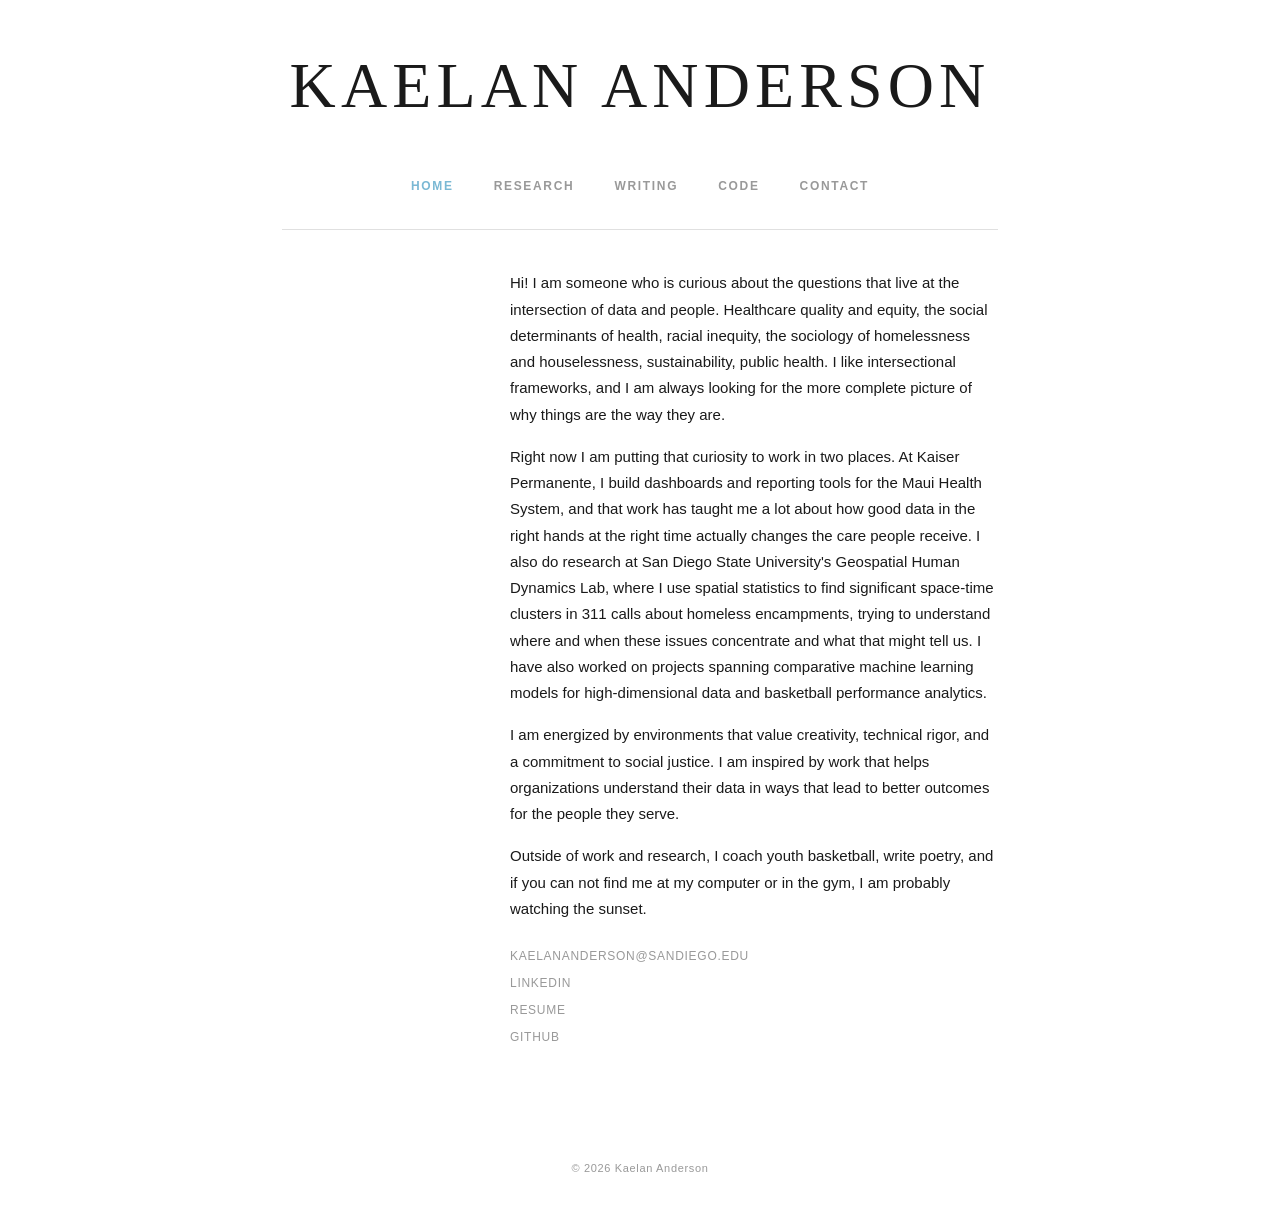
<file: index.html>
<!doctype html>
<html lang="en">
<head>
  <meta charset="utf-8">
  <meta name="viewport" content="width=device-width, initial-scale=1">
  <title>Kaelan Anderson</title>
  <link rel="stylesheet" href="style.css">
</head>
<body>

  <header>
    <a href="index.html" class="site-name">Kaelan Anderson</a>
  </header>

  <nav>
    <ul class="nav-links">
      <li><a href="index.html" class="active">Home</a></li>
      <li><a href="research.html">Research</a></li>
      <li><a href="writing.html">Writing</a></li>
      <li><a href="code.html">Code</a></li>
      <li><a href="mailto:kaelananderson@sandiego.edu">Contact</a></li>
    </ul>
  </nav>

  <div class="home-grid">
    <div>
      <!-- <img src="aang.jpg" alt="Kaelan Anderson" class="home-photo"> -->
    </div>
    <div class="home-text">
      <p>
      Hi! I am someone who is curious about the questions that live at the intersection of data and people. Healthcare quality and equity, the social determinants of health, racial inequity, the sociology of homelessness and houselessness, sustainability, public health. I like intersectional frameworks, and I am always looking for the more complete picture of why things are the way they are.
      </p>
      <p>
      Right now I am putting that curiosity to work in two places. At Kaiser Permanente, I build dashboards and reporting tools for the Maui Health System, and that work has taught me a lot about how good data in the right hands at the right time actually changes the care people receive. I also do research at San Diego State University's Geospatial Human Dynamics Lab, where I use spatial statistics to find significant space-time clusters in 311 calls about homeless encampments, trying to understand where and when these issues concentrate and what that might tell us. I have also worked on projects spanning comparative machine learning models for high-dimensional data and basketball performance analytics.
      </p>
      <p>
      I am energized by environments that value creativity, technical rigor, and a commitment to social justice. I am inspired by work that helps organizations understand their data in ways that lead to better outcomes for the people they serve.
      </p>
      <p>
      Outside of work and research, I coach youth basketball, write poetry, and if you can not find me at my computer or in the gym, I am probably watching the sunset.
      </p>

      <div class="home-links">
        <a href="mailto:kaelananderson@sandiego.edu">kaelananderson@sandiego.edu</a>
        <a href="https://www.linkedin.com/in/kaelan-anderson-65124920a/" target="_blank">LinkedIn</a>
        <a href="https://docs.google.com/document/d/192AzUiTO9TXgvxhG2GLTBsubhQxeS1_2C6TL3wHDbUU/edit?usp=sharing" target="_blank">Resume</a>
        <a href="https://github.com/usd-cs" target="_blank">GitHub</a>
      </div>
    </div>
  </div>

  <footer>© <script>document.write(new Date().getFullYear())</script> Kaelan Anderson</footer>

</body>
</html>
</file>
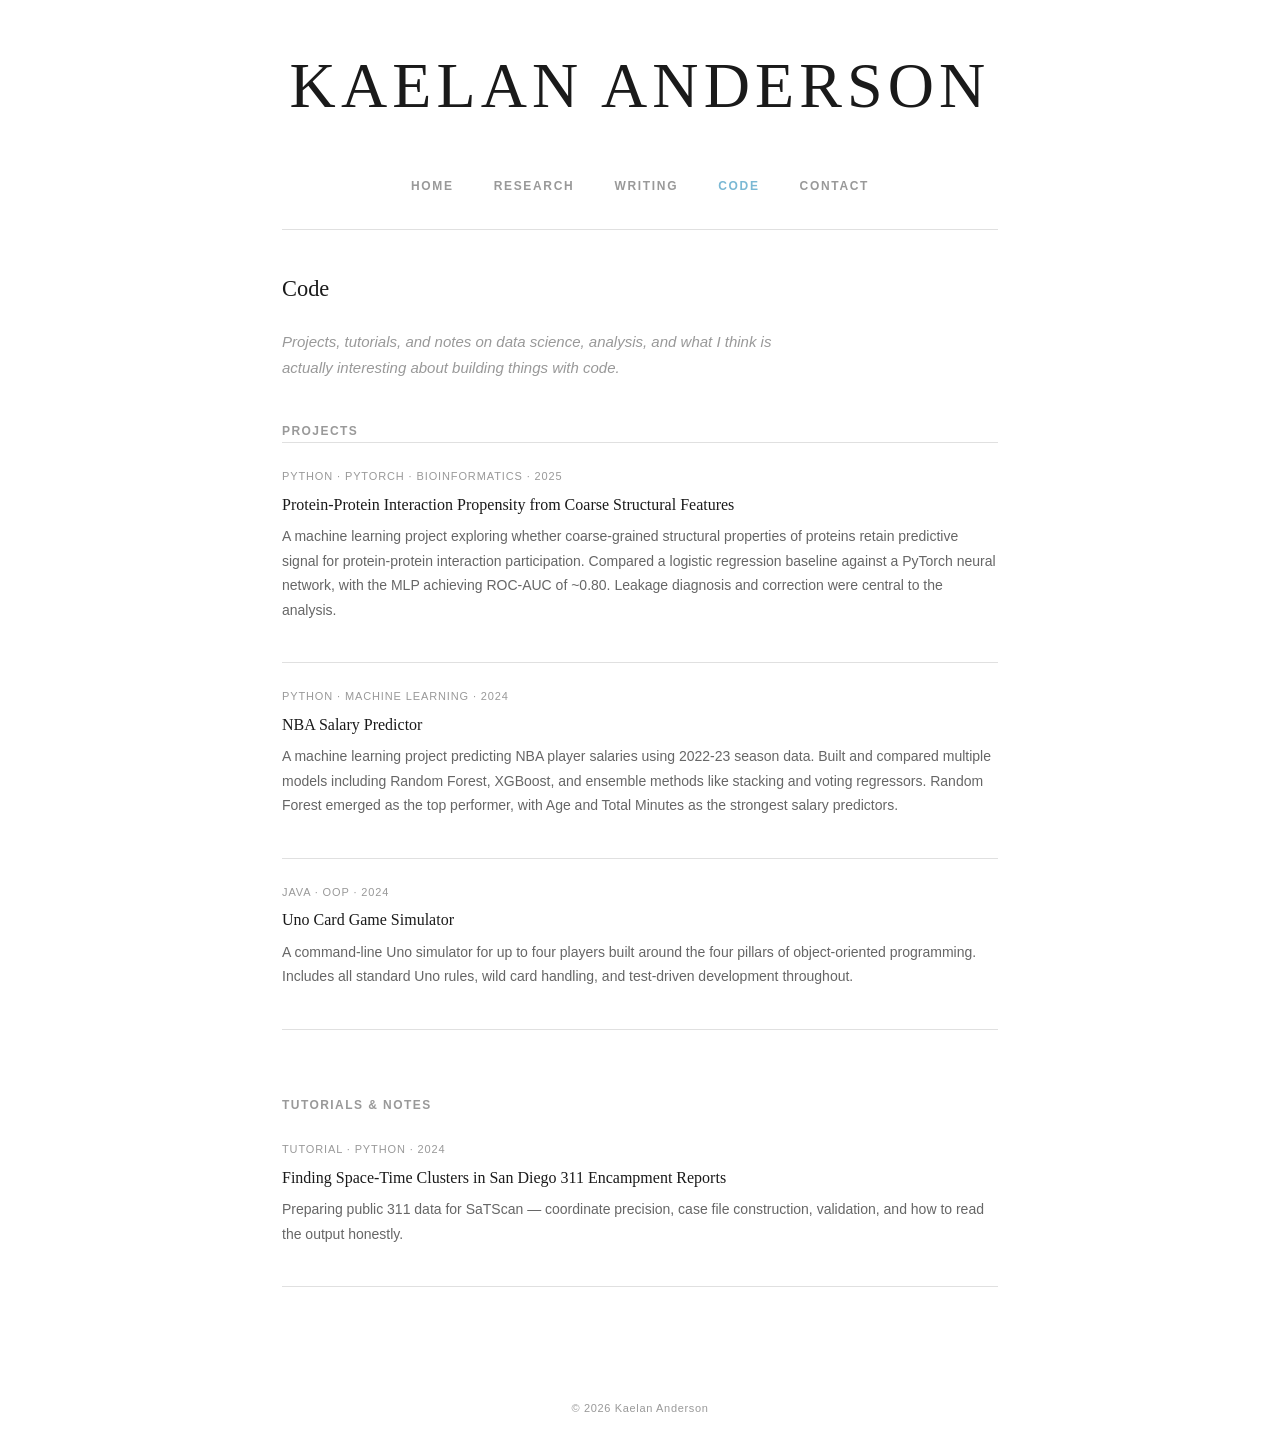
<file: code.html>
<!doctype html>
<html lang="en">
<head>
  <meta charset="utf-8">
  <meta name="viewport" content="width=device-width, initial-scale=1">
  <title>Code — Kaelan Anderson</title>
  <link rel="stylesheet" href="style.css">
</head>
<body>

  <header>
    <a href="index.html" class="site-name">Kaelan Anderson</a>
  </header>

  <nav>
    <ul class="nav-links">
      <li><a href="index.html">Home</a></li>
      <li><a href="research.html">Research</a></li>
      <li><a href="writing.html">Writing</a></li>
      <li><a href="code.html" class="active">Code</a></li>
      <li><a href="mailto:kaelananderson@sandiego.edu">Contact</a></li>
    </ul>
  </nav>

  <h1>Code</h1>
  <p class="page-intro">
    Projects, tutorials, and notes on data science, analysis, and what I think 
    is actually interesting about building things with code.
  </p>

  <p class="section-label">Projects</p>

  
  <div class="entry">
    <div class="entry-meta">Python · PyTorch · Bioinformatics · 2025</div>
    <h2><a href="https://github.com/kaelananderson/ppi-propensity-structural-features" target="_blank">Protein-Protein Interaction Propensity from Coarse Structural Features</a></h2>
    <p>
      A machine learning project exploring whether coarse-grained structural properties of proteins 
      retain predictive signal for protein-protein interaction participation. Compared a logistic 
      regression baseline against a PyTorch neural network, with the MLP achieving ROC-AUC of ~0.80. 
      Leakage diagnosis and correction were central to the analysis.
    </p>
  </div>

  <div class="entry">
    <div class="entry-meta">Python · Machine Learning · 2024</div>
    <h2><a href="https://github.com/GabrielKrishnadasan/COMP352FinalProject" target="_blank">NBA Salary Predictor</a></h2>
    <p>
      A machine learning project predicting NBA player salaries using 2022-23 season data. 
      Built and compared multiple models including Random Forest, XGBoost, and ensemble methods 
      like stacking and voting regressors. Random Forest emerged as the top performer, with Age 
      and Total Minutes as the strongest salary predictors.
    </p>
  </div>

  <div class="entry">
    <div class="entry-meta">Java · OOP · 2024</div>
    <h2><a href="https://github.com/usd-cs/comp305-final-project-sp24-s01s02-kae-and-key" target="_blank">Uno Card Game Simulator</a></h2>
    <p>
      A command-line Uno simulator for up to four players built around the four pillars 
      of object-oriented programming. Includes all standard Uno rules, wild card handling, 
      and test-driven development throughout.
    </p>
  </div>

  <br>
  <p class="section-label">Tutorials & Notes</p>

  <div class="entry">
    <div class="entry-meta">Tutorial · Python · 2024</div>
    <h2><a href="tutorials/satscan-prep.html">Finding Space-Time Clusters in San Diego 311 Encampment Reports</a></h2>
    <p>Preparing public 311 data for SaTScan — coordinate precision, case file construction, validation, and how to read the output honestly.</p>
  </div>

  <footer>© <script>document.write(new Date().getFullYear())</script> Kaelan Anderson</footer>

</body>
</html>
</file>
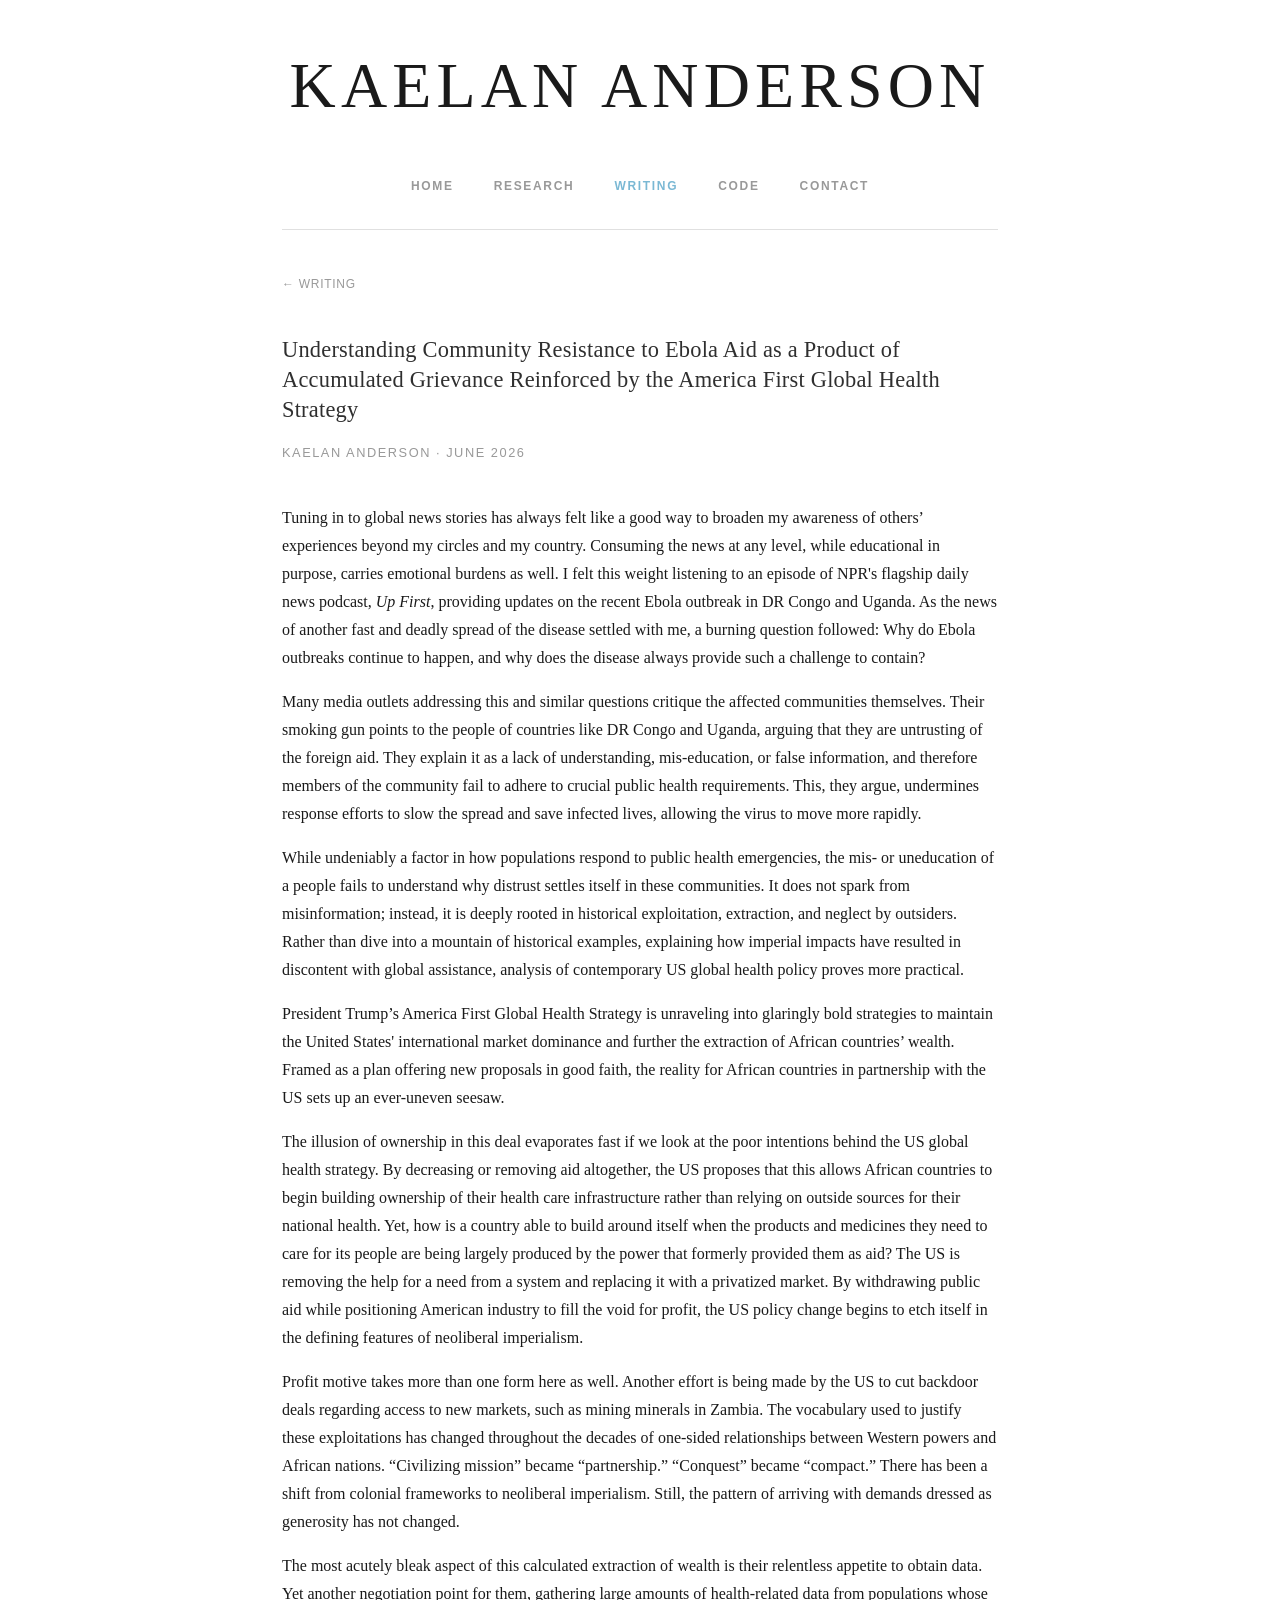
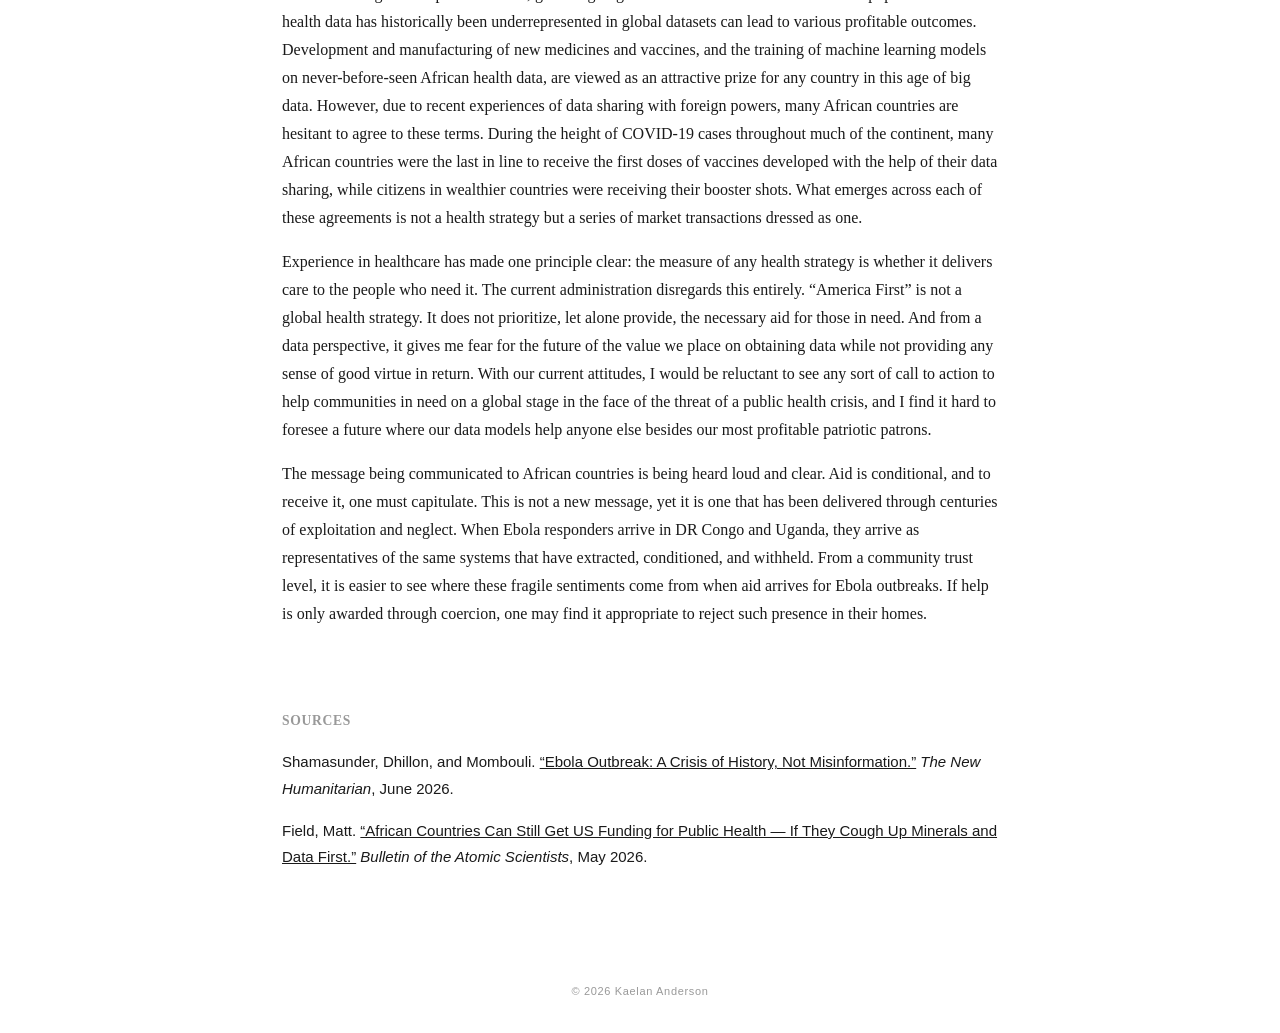
<file: ebola-commentary.html>
<!doctype html>
<html lang="en">
<head>
  <meta charset="utf-8">
  <meta name="viewport" content="width=device-width, initial-scale=1">
  <title>Ebola Commentary — Kaelan Anderson</title>
  <link rel="stylesheet" href="style.css">
  <style>
    .article-title {
      font-family: var(--serif);
      font-size: 1.4rem;
      font-weight: 500;
      line-height: 1.35;
      margin-bottom: 0.6rem;
      max-width: 760px;
      letter-spacing: 0.01em;
      color: #2f2f2f;
    }
    .article-meta {
      font-size: 0.8rem;
      letter-spacing: 0.12em;
      text-transform: uppercase;
      color: var(--muted);
      margin-top: 1rem;
      margin-bottom: 1rem;
    }
    .article-description {
      font-size: 0.95rem;
      line-height: 1.7;
      color: var(--muted);
      max-width: 680px;
      margin-top: 0.4rem;
      margin-bottom: 0.8rem;
      font-style: italic;
    }
    .article-body {
      margin-top: 2.5rem;
    }
    .article-body {
      font-family: var(--serif);
      font-size: 1rem;
      line-height: 1.8;
      max-width: 720px;
      color: var(--ink);
    }
    .back-link {
      display: inline-block;
      margin-bottom: 2.5rem;
      font-size: 12px;
      letter-spacing: 0.06em;
      text-transform: uppercase;
      text-decoration: none;
      color: var(--muted);
    }
    .back-link:hover { color: var(--ink); }
    .article-subtitle {
      font-family: var(--serif);
      font-size: 0.85rem;
      font-weight: bold;
      letter-spacing: 0.05em;
      text-transform: uppercase;
      margin-top: 2.5rem;
      margin-bottom: 1rem;
      color: var(--ink);
    }
  </style>
</head>
<body>

  <header>
    <a href="index.html" class="site-name">Kaelan Anderson</a>
  </header>

  <nav>
    <ul class="nav-links">
      <li><a href="index.html">Home</a></li>
      <li><a href="research.html">Research</a></li>
      <li><a href="writing.html" class="active">Writing</a></li>
      <li><a href="code.html">Code</a></li>
      <li><a href="mailto:kaelananderson@sandiego.edu">Contact</a></li>
    </ul>
  </nav>

  <a href="writing.html" class="back-link">← Writing</a>

  <h2 class="article-title">Understanding Community Resistance to Ebola Aid as a Product of Accumulated Grievance Reinforced by the America First Global Health Strategy</h2>
  <p class="article-meta">Kaelan Anderson · June 2026</p>

  <div class="article-body">

    <p>Tuning in to global news stories has always felt like a good way to broaden my awareness of others&#8217; experiences beyond my circles and my country. Consuming the news at any level, while educational in purpose, carries emotional burdens as well. I felt this weight listening to an episode of NPR's flagship daily news podcast, <em>Up First</em>, providing updates on the recent Ebola outbreak in DR Congo and Uganda. As the news of another fast and deadly spread of the disease settled with me, a burning question followed: Why do Ebola outbreaks continue to happen, and why does the disease always provide such a challenge to contain?
</p>

    <p>Many media outlets addressing this and similar questions critique the affected communities themselves. Their smoking gun points to the people of countries like DR Congo and Uganda, arguing that they are untrusting of the foreign aid. They explain it as a lack of understanding, mis-education, or false information, and therefore members of the community fail to adhere to crucial public health requirements. This, they argue, undermines response efforts to slow the spread and save infected lives, allowing the virus to move more rapidly.
</p>

    <p>While undeniably a factor in how populations respond to public health emergencies, the mis- or uneducation of a people fails to understand why distrust settles itself in these communities. It does not spark from misinformation; instead, it is deeply rooted in historical exploitation, extraction, and neglect by outsiders. Rather than dive into a mountain of historical examples, explaining how imperial impacts have resulted in discontent with global assistance, analysis of contemporary US global health policy proves more practical.
</p>

    <p>President Trump&#8217;s America First Global Health Strategy is unraveling into glaringly bold strategies to maintain the United States' international market dominance and further the extraction of African countries&#8217; wealth. Framed as a plan offering new proposals in good faith, the reality for African countries in partnership with the US sets up an ever-uneven seesaw.
</p>

    <p>The illusion of ownership in this deal evaporates fast if we look at the poor intentions behind the US global health strategy. By decreasing or removing aid altogether, the US proposes that this allows African countries to begin building ownership of their health care infrastructure rather than relying on outside sources for their national health. Yet, how is a country able to build around itself when the products and medicines they need to care for its people are being largely produced by the power that formerly provided them as aid? The US is removing the help for a need from a system and replacing it with a privatized market. By withdrawing public aid while positioning American industry to fill the void for profit, the US policy change begins to etch itself in the defining features of neoliberal imperialism.
</p>

    <p>Profit motive takes more than one form here as well. Another effort is being made by the US to cut backdoor deals regarding access to new markets, such as mining minerals in Zambia. The vocabulary used to justify these exploitations has changed throughout the decades of one-sided relationships between Western powers and African nations. &#8220;Civilizing mission&#8221; became &#8220;partnership.&#8221; &#8220;Conquest&#8221; became &#8220;compact.&#8221; There has been a shift from colonial frameworks to neoliberal imperialism. Still, the pattern of arriving with demands dressed as generosity has not changed.
</p>

    <p>The most acutely bleak aspect of this calculated extraction of wealth is their relentless appetite to obtain data. Yet another negotiation point for them, gathering large amounts of health-related data from populations whose health data has historically been underrepresented in global datasets can lead to various profitable outcomes. Development and manufacturing of new medicines and vaccines, and the training of machine learning models on never-before-seen African health data, are viewed as an attractive prize for any country in this age of big data. However, due to recent experiences of data sharing with foreign powers, many African countries are hesitant to agree to these terms. During the height of COVID-19 cases throughout much of the continent, many African countries were the last in line to receive the first doses of vaccines developed with the help of their data sharing, while citizens in wealthier countries were receiving their booster shots. What emerges across each of these agreements is not a health strategy but a series of market transactions dressed as one.
</p>

    <p>Experience in healthcare has made one principle clear: the measure of any health strategy is whether it delivers care to the people who need it. The current administration disregards this entirely. &#8220;America First&#8221; is not a global health strategy. It does not prioritize, let alone provide, the necessary aid for those in need. And from a data perspective, it gives me fear for the future of the value we place on obtaining data while not providing any sense of good virtue in return. With our current attitudes, I would be reluctant to see any sort of call to action to help communities in need on a global stage in the face of the threat of a public health crisis, and I find it hard to foresee a future where our data models help anyone else besides our most profitable patriotic patrons.
</p>

    <p>The message being communicated to African countries is being heard loud and clear. Aid is conditional, and to receive it, one must capitulate. This is not a new message, yet it is one that has been delivered through centuries of exploitation and neglect. When Ebola responders arrive in DR Congo and Uganda, they arrive as representatives of the same systems that have extracted, conditioned, and withheld. From a community trust level, it is easier to see where these fragile sentiments come from when aid arrives for Ebola outbreaks. If help is only awarded through coercion, one may find it appropriate to reject such presence in their homes.
</p>

  </div>

<br>

<div class="article-sources">
  <p class="article-subtitle" style="color: var(--muted);">Sources</p>
  <p>Shamasunder, Dhillon, and Mombouli. <a href="https://www.thenewhumanitarian.org/opinion/2026/06/18/ebola-outbreak-crisis-history-not-misinformation" target="_blank">&#8220;Ebola Outbreak: A Crisis of History, Not Misinformation.&#8221;</a> <em>The New Humanitarian</em>, June 2026.</p>
  <p>Field, Matt. <a href="https://thebulletin.org/2026/05/african-countries-can-still-get-us-funding-for-public-health-if-they-cough-up-minerals-and-data-first/" target="_blank">&#8220;African Countries Can Still Get US Funding for Public Health &#8212; If They Cough Up Minerals and Data First.&#8221;</a> <em>Bulletin of the Atomic Scientists</em>, May 2026.</p>
</div>

  <footer>© <script>document.write(new Date().getFullYear())</script> Kaelan Anderson</footer>

</body>
</html>
</file>
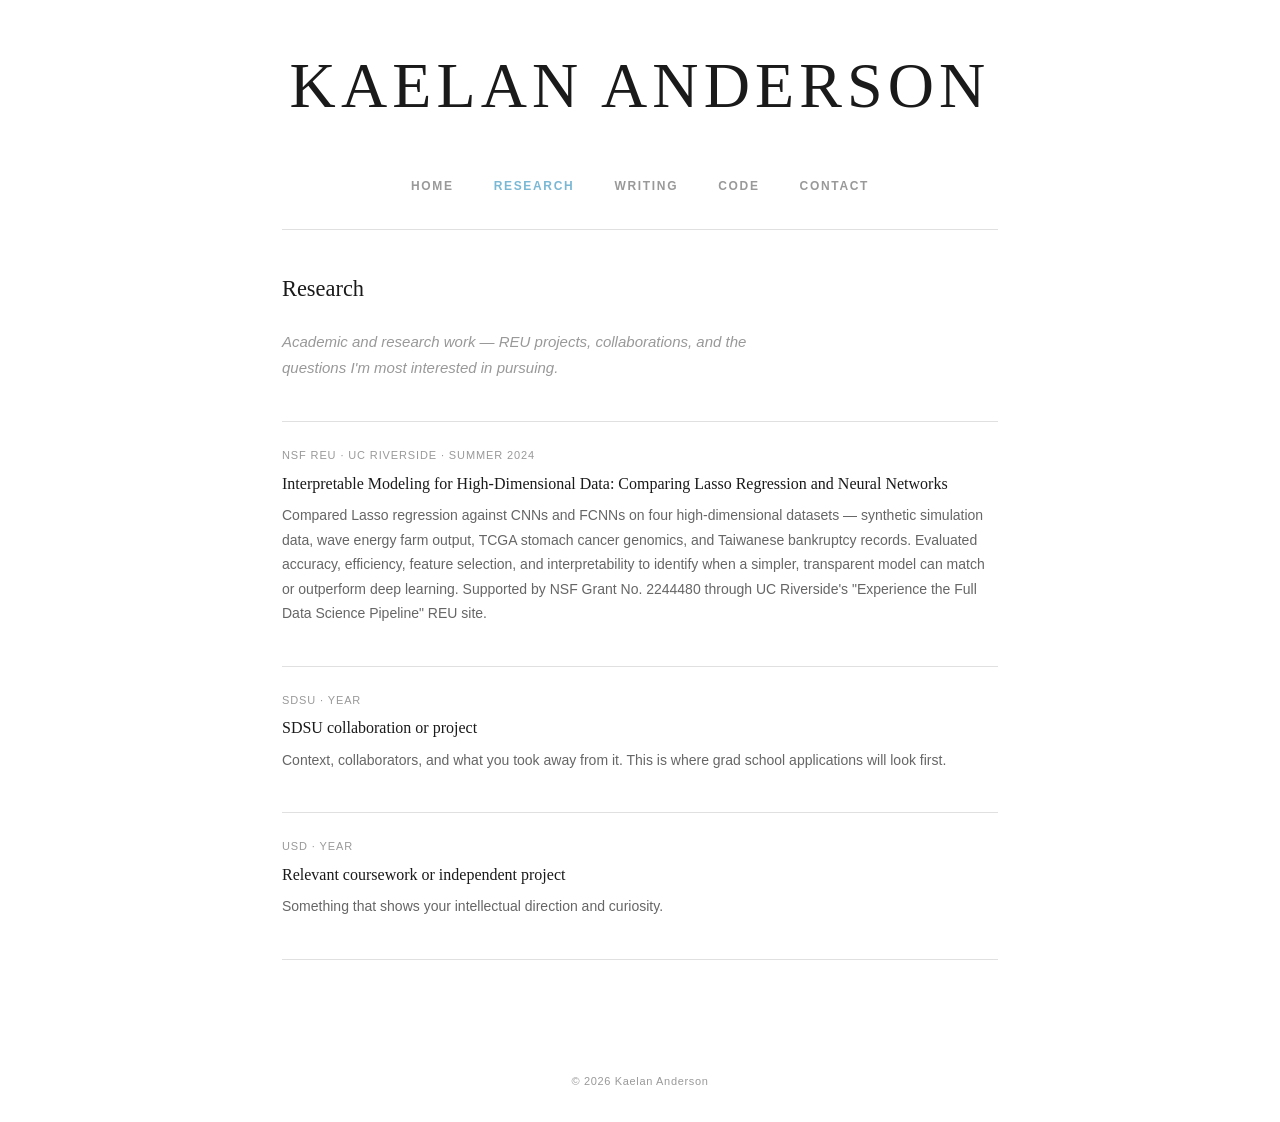
<file: research.html>
<!doctype html>
<html lang="en">
<head>
  <meta charset="utf-8">
  <meta name="viewport" content="width=device-width, initial-scale=1">
  <title>Research — Kaelan Anderson</title>
  <link rel="stylesheet" href="style.css">
</head>
<body>

  <header>
    <a href="index.html" class="site-name">Kaelan Anderson</a>
  </header>

  <nav>
    <ul class="nav-links">
      <li><a href="index.html">Home</a></li>
      <li><a href="research.html" class="active">Research</a></li>
      <li><a href="writing.html">Writing</a></li>
      <li><a href="code.html">Code</a></li>
      <li><a href="mailto:kaelananderson@sandiego.edu">Contact</a></li>
    </ul>
  </nav>

  <h1>Research</h1>
  <p class="page-intro">
    Academic and research work — REU projects, collaborations, and the questions 
    I'm most interested in pursuing.
  </p>

  <div class="entry">
    <div class="entry-meta">NSF REU · UC Riverside · Summer 2024</div>
    <h2><a href="reu-2024.html">Interpretable Modeling for High-Dimensional Data: Comparing Lasso Regression and Neural Networks</a></h2>
    <p>
      Compared Lasso regression against CNNs and FCNNs on four high-dimensional datasets — synthetic simulation data,
      wave energy farm output, TCGA stomach cancer genomics, and Taiwanese bankruptcy records.
      Evaluated accuracy, efficiency, feature selection, and interpretability to identify when a simpler,
      transparent model can match or outperform deep learning. Supported by NSF Grant No. 2244480 through
      UC Riverside's "Experience the Full Data Science Pipeline" REU site.
    </p>
  </div>

  <div class="entry">
    <div class="entry-meta">SDSU · Year</div>
    <h2><a href="#">SDSU collaboration or project</a></h2>
    <p>
      Context, collaborators, and what you took away from it. 
      This is where grad school applications will look first.
    </p>
  </div>

  <div class="entry">
    <div class="entry-meta">USD · Year</div>
    <h2><a href="#">Relevant coursework or independent project</a></h2>
    <p>Something that shows your intellectual direction and curiosity.</p>
  </div>

  <footer>© <script>document.write(new Date().getFullYear())</script> Kaelan Anderson</footer>

</body>
</html>
</file>
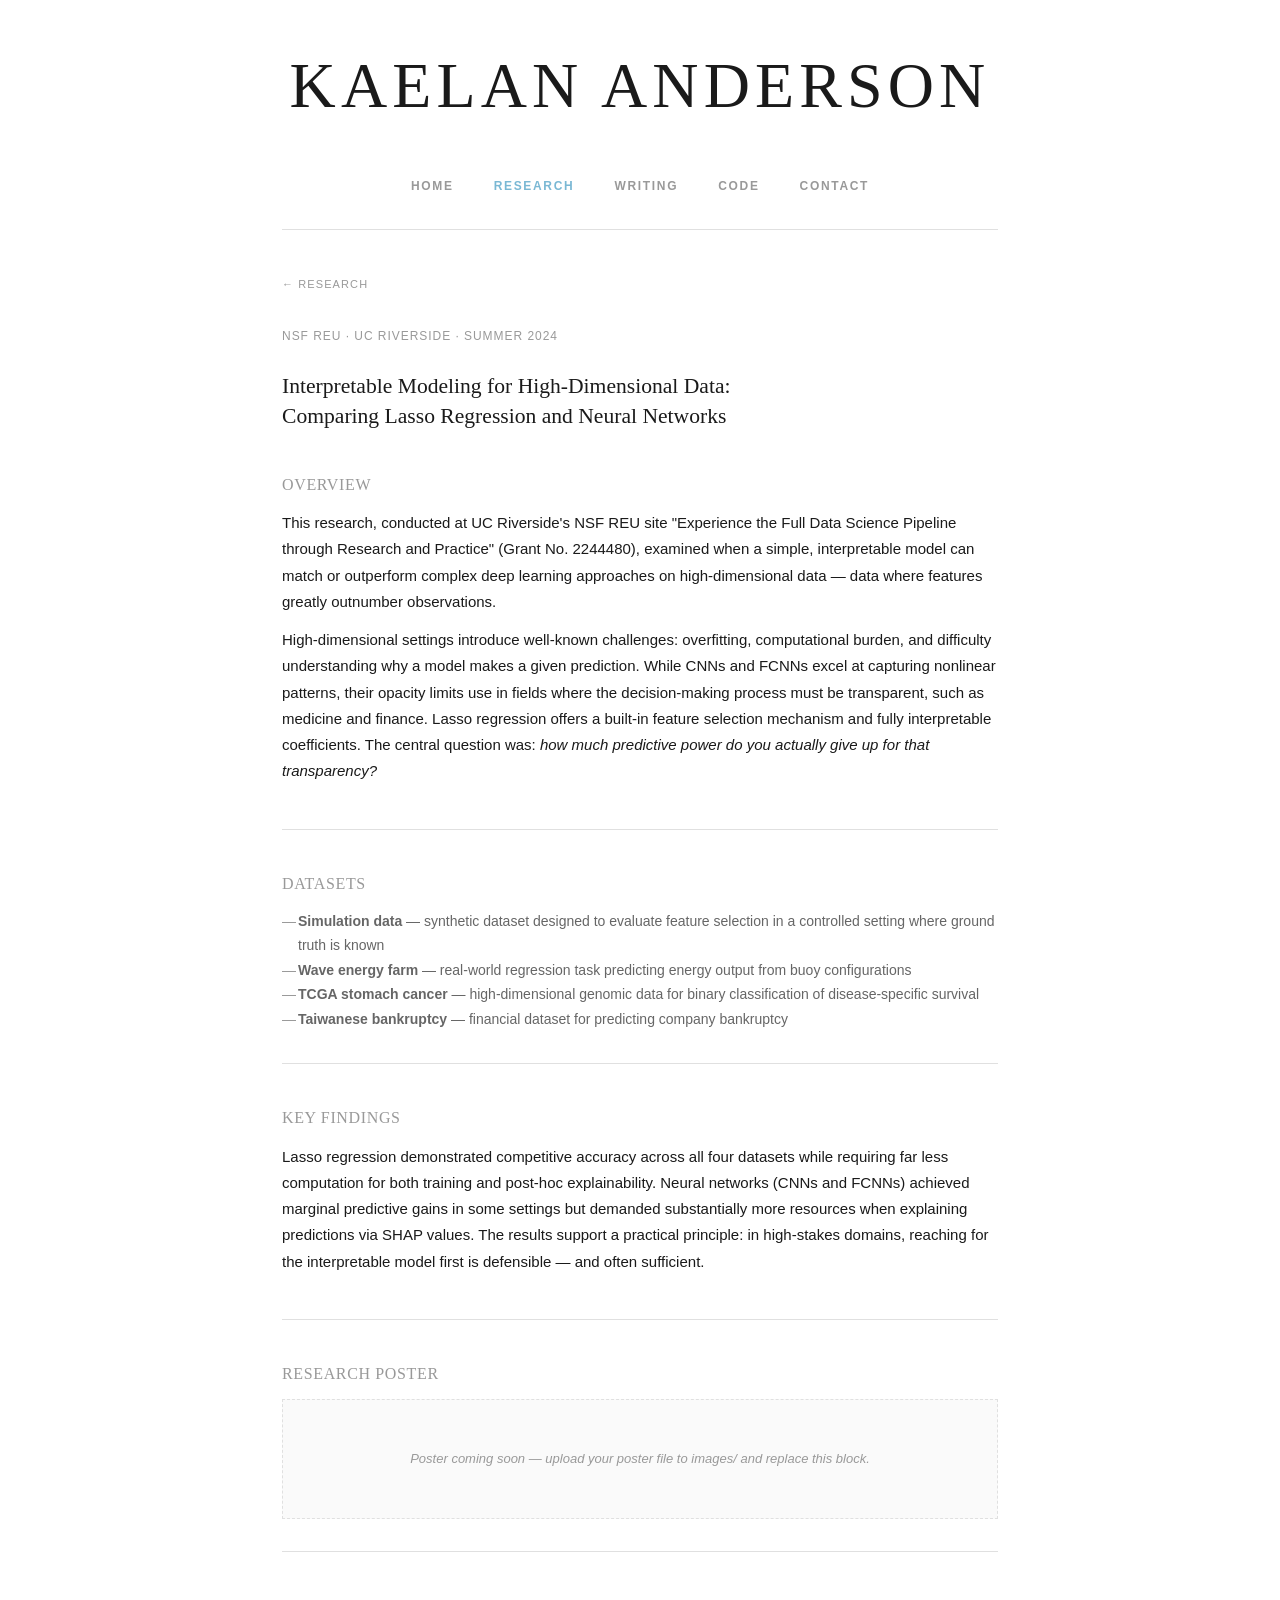
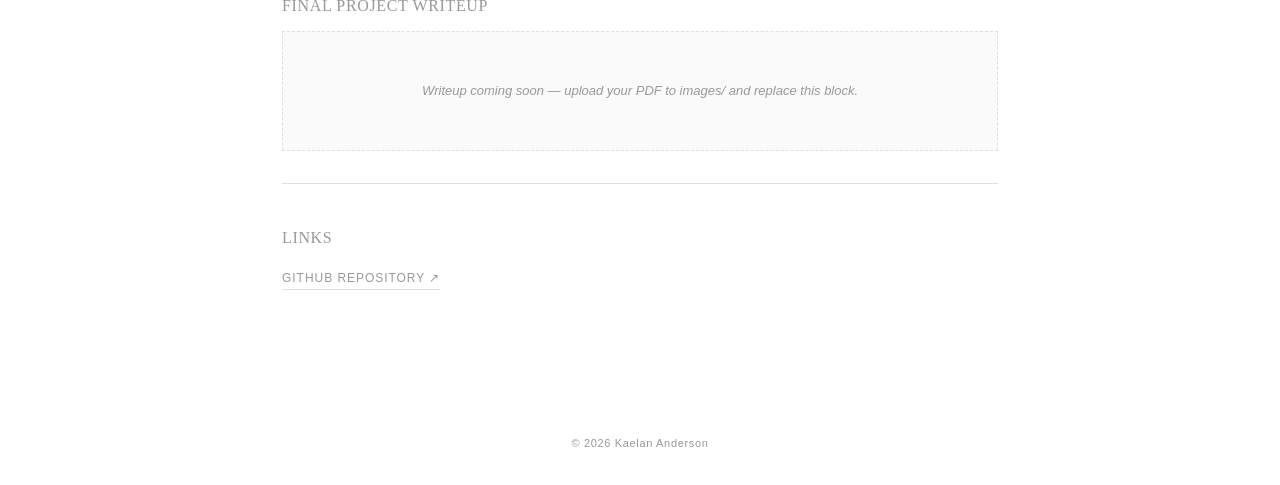
<file: reu-2024.html>
<!doctype html>
<html lang="en">
<head>
  <meta charset="utf-8">
  <meta name="viewport" content="width=device-width, initial-scale=1">
  <title>REU 2024 — Kaelan Anderson</title>
  <link rel="stylesheet" href="style.css">
  <style>
    .reu-section {
      margin: 2.5rem 0;
      padding-bottom: 2rem;
      border-bottom: 1px solid var(--border);
    }

    .reu-section:last-of-type { border-bottom: none; }

    .reu-section h2 {
      font-family: var(--serif);
      font-size: 1rem;
      font-weight: normal;
      letter-spacing: 0.04em;
      text-transform: uppercase;
      color: var(--muted);
      margin-bottom: 0.75rem;
    }

    .reu-section p { margin-bottom: 0.75rem; }

    .reu-meta {
      font-size: 12px;
      letter-spacing: 0.08em;
      text-transform: uppercase;
      color: var(--muted);
      margin-bottom: 1.5rem;
    }

    .reu-title {
      font-family: var(--serif);
      font-size: 1.35rem;
      font-weight: normal;
      line-height: 1.4;
      margin-bottom: 0.4rem;
    }

    .back-link {
      display: inline-block;
      font-size: 11px;
      letter-spacing: 0.1em;
      text-transform: uppercase;
      color: var(--muted);
      text-decoration: none;
      margin-bottom: 2rem;
    }

    .back-link:hover { color: var(--ink); }

    .embed-frame {
      width: 100%;
      border: 1px solid var(--border);
      border-radius: 2px;
      display: block;
    }

    .embed-placeholder {
      width: 100%;
      padding: 3rem 2rem;
      background: #fafafa;
      border: 1px dashed var(--border);
      text-align: center;
      color: var(--muted);
      font-size: 13px;
      font-style: italic;
    }

    .link-row {
      margin-top: 1rem;
      display: flex;
      gap: 1.5rem;
      flex-wrap: wrap;
    }

    .link-row a {
      font-size: 12px;
      letter-spacing: 0.08em;
      text-transform: uppercase;
      text-decoration: none;
      color: var(--muted);
      border-bottom: 1px solid var(--border);
      padding-bottom: 1px;
    }

    .link-row a:hover { color: var(--ink); border-color: var(--ink); }

    .dataset-list {
      list-style: none;
      margin: 0.5rem 0 0;
    }

    .dataset-list li {
      font-size: 14px;
      color: #666;
      line-height: 1.75;
      padding-left: 1rem;
      position: relative;
    }

    .dataset-list li::before {
      content: "—";
      position: absolute;
      left: 0;
      color: var(--muted);
    }
  </style>
</head>
<body>

  <header>
    <a href="index.html" class="site-name">Kaelan Anderson</a>
  </header>

  <nav>
    <ul class="nav-links">
      <li><a href="index.html">Home</a></li>
      <li><a href="research.html" class="active">Research</a></li>
      <li><a href="writing.html">Writing</a></li>
      <li><a href="code.html">Code</a></li>
      <li><a href="mailto:kaelananderson@sandiego.edu">Contact</a></li>
    </ul>
  </nav>

  <a href="research.html" class="back-link">← Research</a>

  <div class="reu-meta">NSF REU · UC Riverside · Summer 2024</div>
  <h1 class="reu-title">Interpretable Modeling for High-Dimensional Data:<br>Comparing Lasso Regression and Neural Networks</h1>

  <div class="reu-section">
    <h2>Overview</h2>
    <p>
      This research, conducted at UC Riverside's NSF REU site "Experience the Full Data Science Pipeline
      through Research and Practice" (Grant No. 2244480), examined when a simple, interpretable model can
      match or outperform complex deep learning approaches on high-dimensional data — data where features
      greatly outnumber observations.
    </p>
    <p>
      High-dimensional settings introduce well-known challenges: overfitting, computational burden, and
      difficulty understanding why a model makes a given prediction. While CNNs and FCNNs excel at capturing
      nonlinear patterns, their opacity limits use in fields where the decision-making process must be
      transparent, such as medicine and finance. Lasso regression offers a built-in feature selection
      mechanism and fully interpretable coefficients. The central question was: <em>how much predictive
      power do you actually give up for that transparency?</em>
    </p>
  </div>

  <div class="reu-section">
    <h2>Datasets</h2>
    <ul class="dataset-list">
      <li><strong>Simulation data</strong> — synthetic dataset designed to evaluate feature selection in a controlled setting where ground truth is known</li>
      <li><strong>Wave energy farm</strong> — real-world regression task predicting energy output from buoy configurations</li>
      <li><strong>TCGA stomach cancer</strong> — high-dimensional genomic data for binary classification of disease-specific survival</li>
      <li><strong>Taiwanese bankruptcy</strong> — financial dataset for predicting company bankruptcy</li>
    </ul>
  </div>

  <div class="reu-section">
    <h2>Key Findings</h2>
    <p>
      Lasso regression demonstrated competitive accuracy across all four datasets while requiring far less
      computation for both training and post-hoc explainability. Neural networks (CNNs and FCNNs) achieved
      marginal predictive gains in some settings but demanded substantially more resources when explaining
      predictions via SHAP values. The results support a practical principle: in high-stakes domains, reaching
      for the interpretable model first is defensible — and often sufficient.
    </p>
  </div>

  <div class="reu-section">
    <h2>Research Poster</h2>
    <!-- Replace the placeholder below with an <img> or <iframe> once you upload the poster file.
         For an image:  <img src="images/reu-2024-poster.png" alt="REU 2024 research poster" class="embed-frame">
         For a PDF:     <iframe src="images/reu-2024-poster.pdf" class="embed-frame" height="700" title="REU 2024 research poster"></iframe> -->
    <div class="embed-placeholder">Poster coming soon — upload your poster file to images/ and replace this block.</div>
  </div>

  <div class="reu-section">
    <h2>Final Project Writeup</h2>
    <!-- Replace the placeholder below once you upload the writeup PDF.
         <iframe src="images/reu-2024-writeup.pdf" class="embed-frame" height="800" title="REU 2024 final writeup"></iframe> -->
    <div class="embed-placeholder">Writeup coming soon — upload your PDF to images/ and replace this block.</div>
  </div>

  <div class="reu-section">
    <h2>Links</h2>
    <div class="link-row">
      <a href="https://github.com/kaelananderson/REU-2024" target="_blank" rel="noopener">GitHub Repository ↗</a>
    </div>
  </div>

  <footer>© <script>document.write(new Date().getFullYear())</script> Kaelan Anderson</footer>

</body>
</html>
</file>
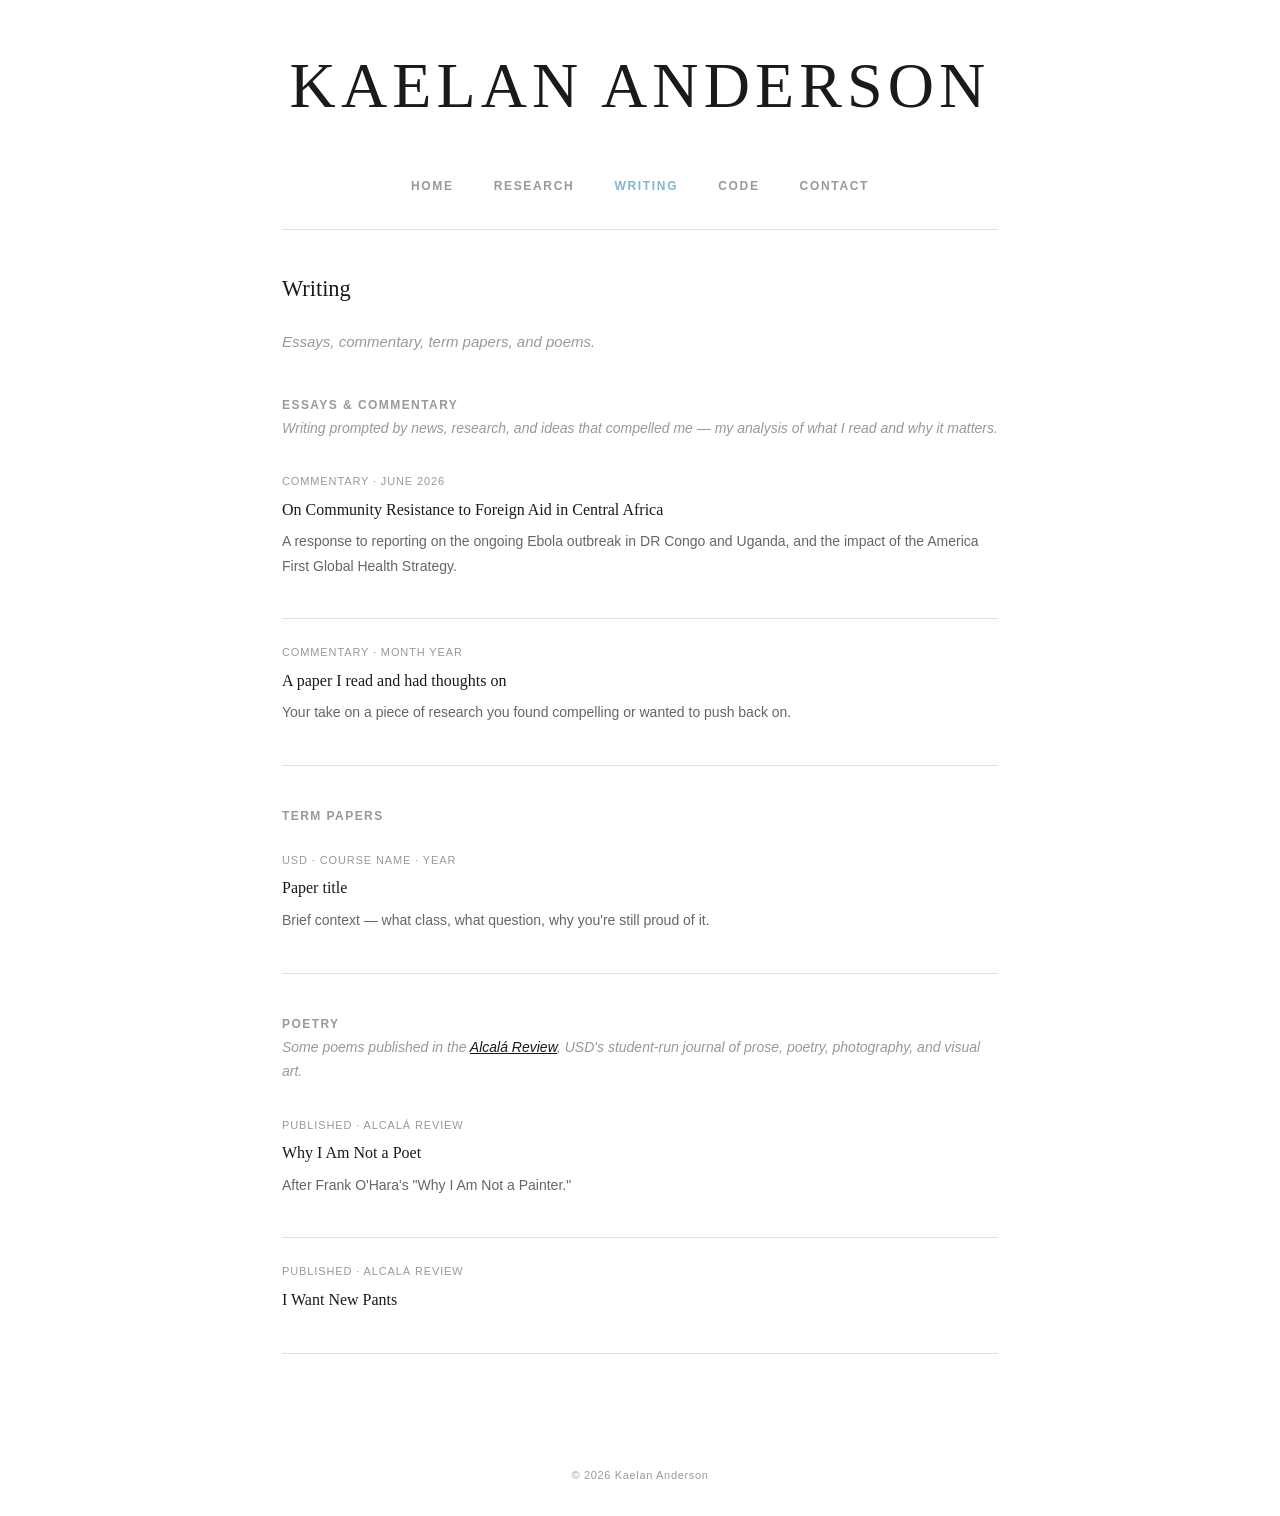
<file: writing.html>
<!doctype html>
<html lang="en">
<head>
  <meta charset="utf-8">
  <meta name="viewport" content="width=device-width, initial-scale=1">
  <title>Writing — Kaelan Anderson</title>
  <link rel="stylesheet" href="style.css">
</head>
<body>

  <header>
    <a href="index.html" class="site-name">Kaelan Anderson</a>
  </header>

  <nav>
    <ul class="nav-links">
      <li><a href="index.html">Home</a></li>
      <li><a href="research.html">Research</a></li>
      <li><a href="writing.html" class="active">Writing</a></li>
      <li><a href="code.html">Code</a></li>
      <li><a href="mailto:kaelananderson@sandiego.edu">Contact</a></li>
    </ul>
  </nav>

  <h1>Writing</h1>
  <p class="page-intro">Essays, commentary, term papers, and poems.</p>

  <p class="section-label">Essays & Commentary</p>
  <p style="color:#999; font-style:italic; font-size:14px; margin-bottom:0.5rem; ">
    Writing prompted by news, research, and ideas that compelled me — my analysis of what I read and why it matters.
  </p>

  <div class="entry"style="border-top:none;">
    <div class="entry-meta">Commentary · June 2026</div>
    <h2><a href="ebola-commentary.html">On Community Resistance to Foreign Aid in Central Africa</a></h2>
    <p>A response to reporting on the ongoing Ebola outbreak in DR Congo and Uganda, and the impact of the America First Global Health Strategy.</p>
  </div>

  <div class="entry">
    <div class="entry-meta">Commentary · Month Year</div>
    <h2><a href="#">A paper I read and had thoughts on</a></h2>
    <p>Your take on a piece of research you found compelling or wanted to push back on.</p>
  </div>

  <p class="section-label">Term Papers</p>

  <div class="entry">
    <div class="entry-meta">USD · Course Name · Year</div>
    <h2><a href="#">Paper title</a></h2>
    <p>Brief context — what class, what question, why you're still proud of it.</p>
  </div>

  <p class="section-label">Poetry</p>
  <p style="color:#999; font-style:italic; font-size:14px; margin-bottom:0.5rem;">
    Some poems published in the 
    <a href="https://alcalareview.wordpress.com/" target="_blank">Alcalá Review</a>, 
    USD's student-run journal of prose, poetry, photography, and visual art.
  </p>

  <div class="entry">
    <div class="entry-meta">Published · Alcalá Review</div>
    <h2><a href="poems/why-i-am-not-a-poet.html">Why I Am Not a Poet</a></h2>
    <p>After Frank O'Hara's "Why I Am Not a Painter."</p>
  </div>

  <div class="entry">
    <div class="entry-meta">Published · Alcalá Review</div>
    <h2><a href="poems/i-want-new-pants.html">I Want New Pants</a></h2>
    <p></p>
  </div>

  <footer>© <script>document.write(new Date().getFullYear())</script> Kaelan Anderson</footer>

</body>
</html>
</file>
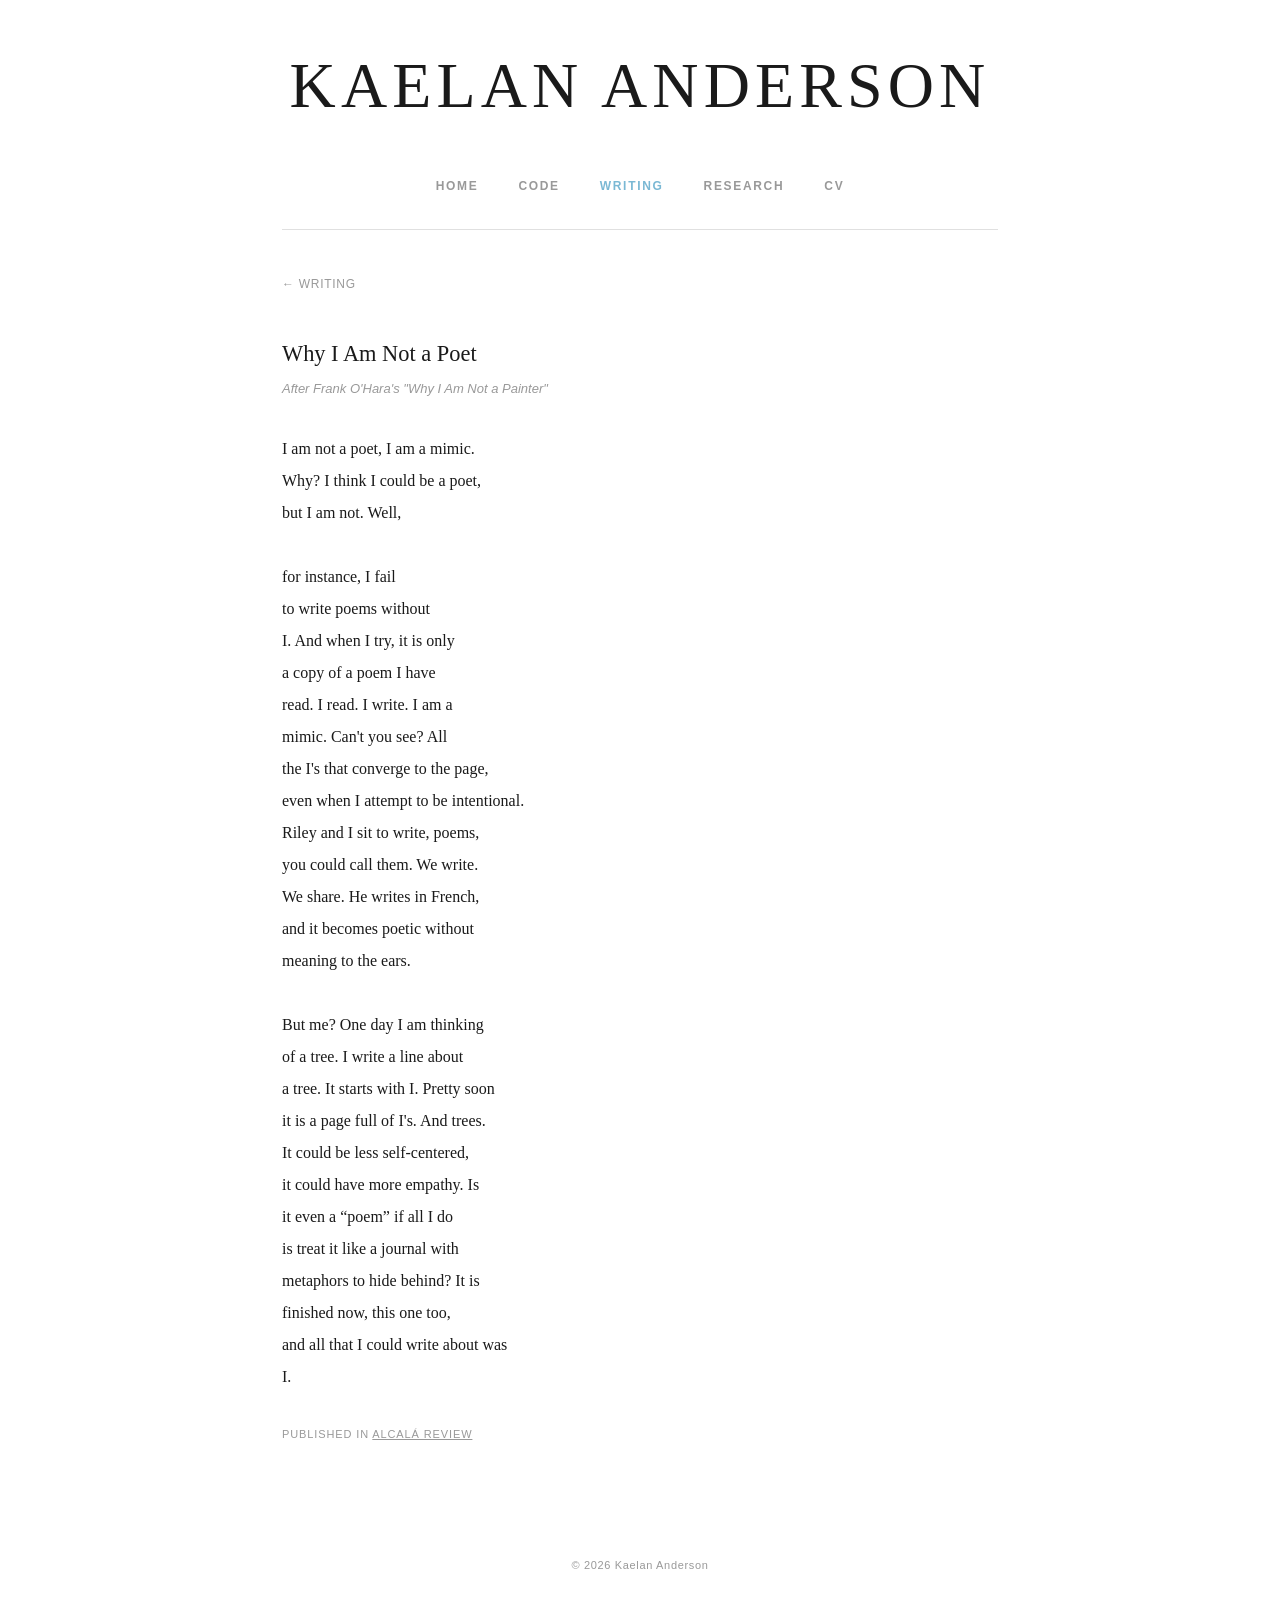
<file: poems/why-i-am-not-a-poet.html>
<!doctype html>
<html lang="en">
<head>
  <meta charset="utf-8">
  <meta name="viewport" content="width=device-width, initial-scale=1">
  <title>Why I Am Not a Poet — Kaelan Anderson</title>
  <link rel="stylesheet" href="../style.css">
  <style>
    .poem-title {
      font-family: var(--serif);
      font-size: 1.4rem;
      font-weight: normal;
      margin-bottom: 0.3rem;
    }
    .poem-note {
      font-size: 13px;
      font-style: italic;
      color: var(--muted);
      margin-bottom: 2rem;
    }
    .poem-body {
      font-family: var(--serif);
      font-size: 1rem;
      line-height: 2;
      white-space: pre-wrap;
      max-width: 420px;
    }
    .poem-publication {
      margin-top: 2rem;
      font-size: 11px;
      letter-spacing: 0.08em;
      text-transform: uppercase;
      color: var(--muted);
    }
    .poem-publication a { color: var(--muted); }
    .poem-publication a:hover { color: var(--ink); }
    .back-link {
      display: inline-block;
      margin-bottom: 2.5rem;
      font-size: 12px;
      letter-spacing: 0.06em;
      text-transform: uppercase;
      text-decoration: none;
      color: var(--muted);
    }
    .back-link:hover { color: var(--ink); }
  </style>
</head>
<body>

  <header>
    <a href="../index.html" class="site-name">Kaelan Anderson</a>
  </header>

  <nav>
    <ul class="nav-links">
      <li><a href="../index.html">Home</a></li>
      <li><a href="../code.html">Code</a></li>
      <li><a href="../writing.html" class="active">Writing</a></li>
      <li><a href="../research.html">Research</a></li>
      <li><a href="YOUR_RESUME_LINK" target="_blank">CV</a></li>
    </ul>
  </nav>

  <a href="../writing.html" class="back-link">← Writing</a>

  <h2 class="poem-title">Why I Am Not a Poet</h2>
  <p class="poem-note">After Frank O'Hara's "Why I Am Not a Painter"</p>

  <div class="poem-body">I am not a poet, I am a mimic.
Why? I think I could be a poet,
but I am not. Well,

for instance, I fail
to write poems without
I. And when I try, it is only
a copy of a poem I have 
read. I read. I write. I am a 
mimic. Can't you see? All
the I's that converge to the page,
even when I attempt to be intentional. 
Riley and I sit to write, poems, 
you could call them. We write.
We share. He writes in French, 
and it becomes poetic without
meaning to the ears.

But me? One day I am thinking 
of a tree. I write a line about 
a tree. It starts with I. Pretty soon
it is a page full of I's. And trees. 
It could be less self-centered,
it could have more empathy. Is 
it even a “poem” if all I do
is treat it like a journal with
metaphors to hide behind? It is
finished now, this one too, 
and all that I could write about was
I.
</div>

  <p class="poem-publication">
    Published in <a href="https://alcalareview.wordpress.com/" target="_blank">Alcalá Review</a>
  </p>

  <footer>© <script>document.write(new Date().getFullYear())</script> Kaelan Anderson</footer>

</body>
</html>
</file>
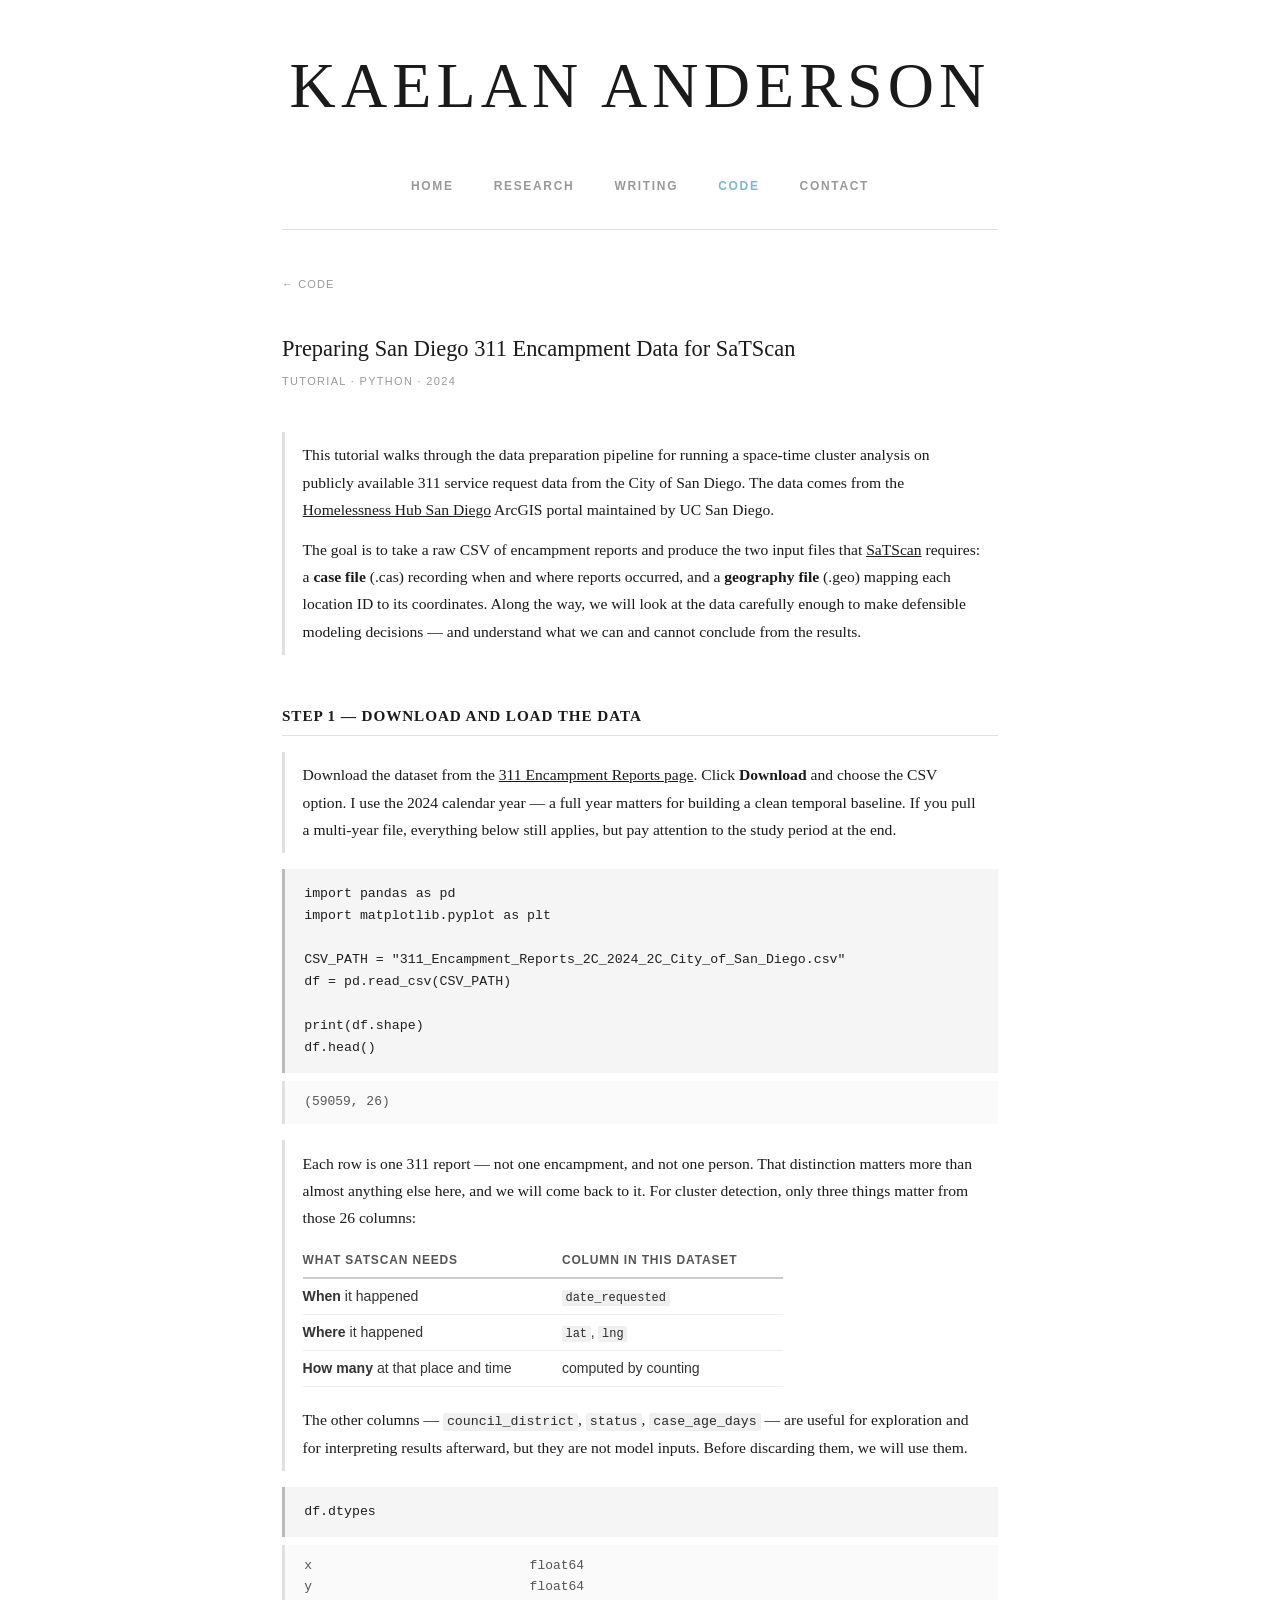
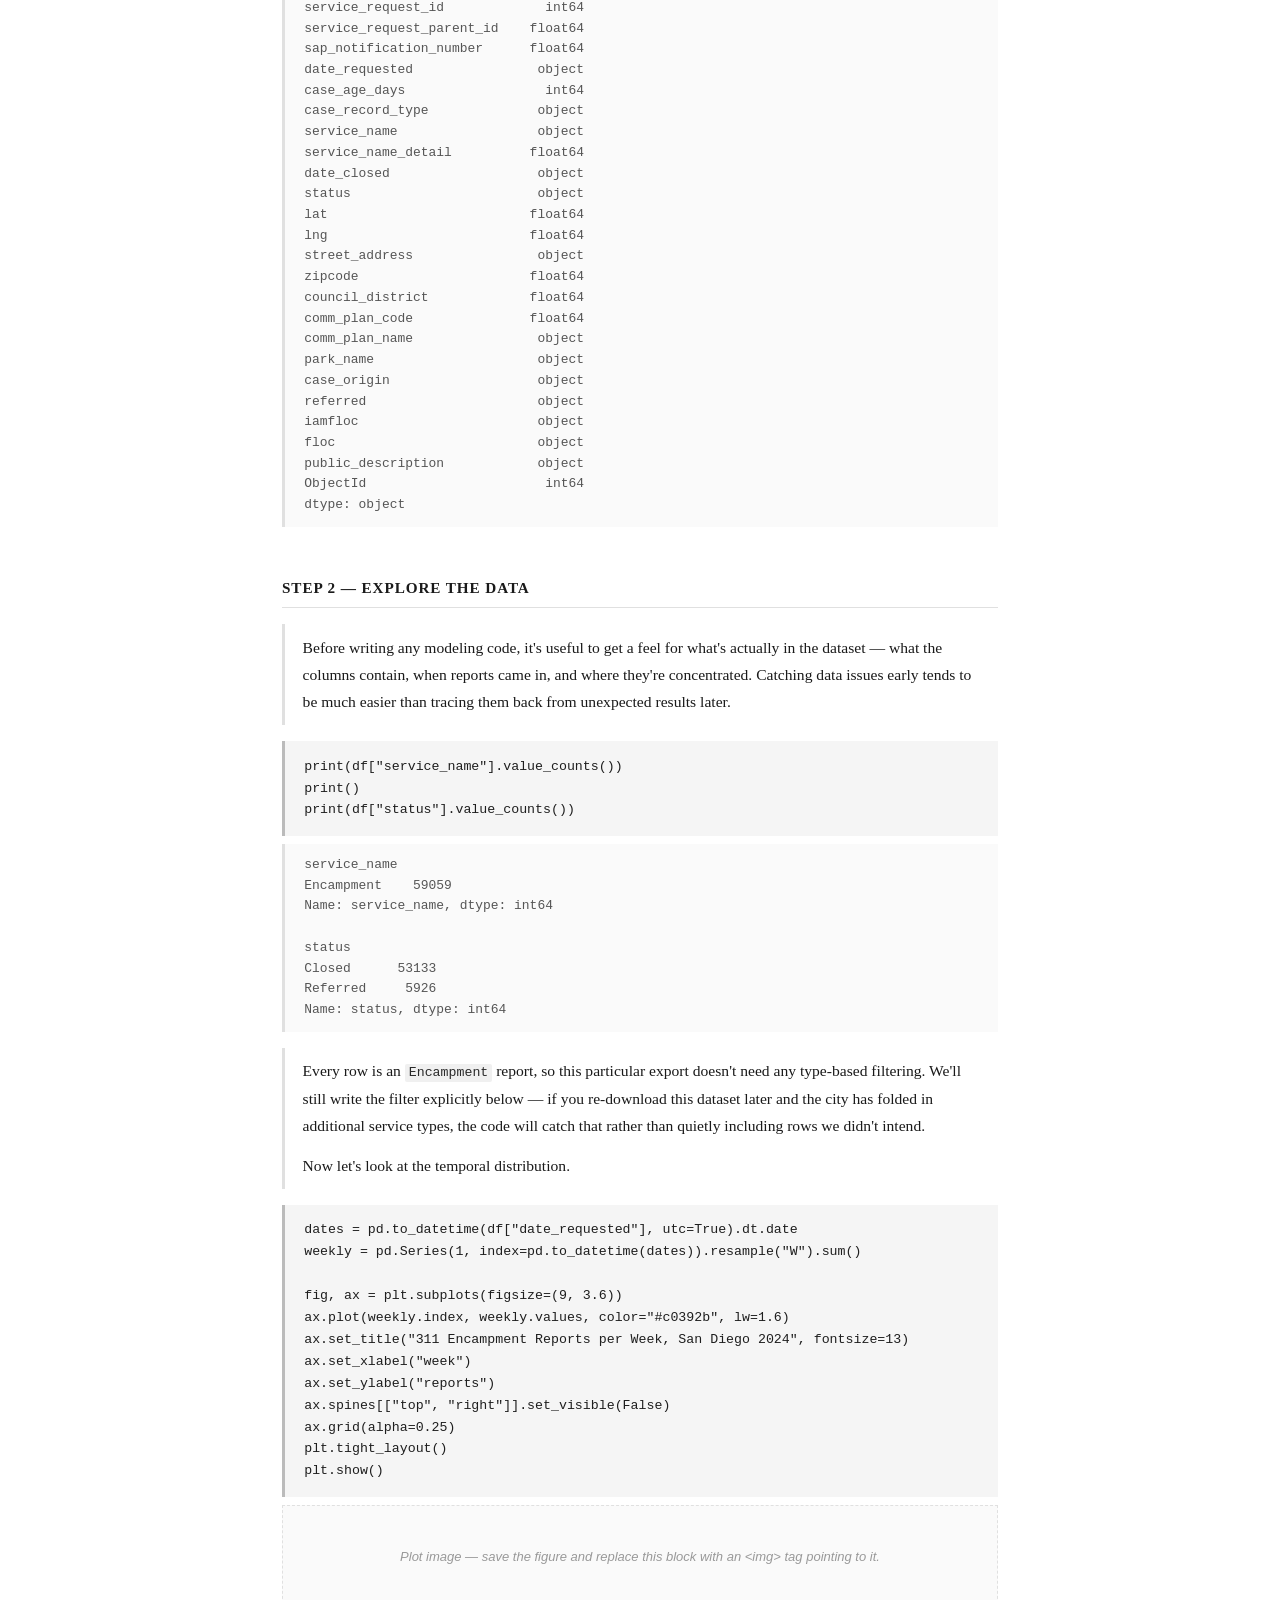
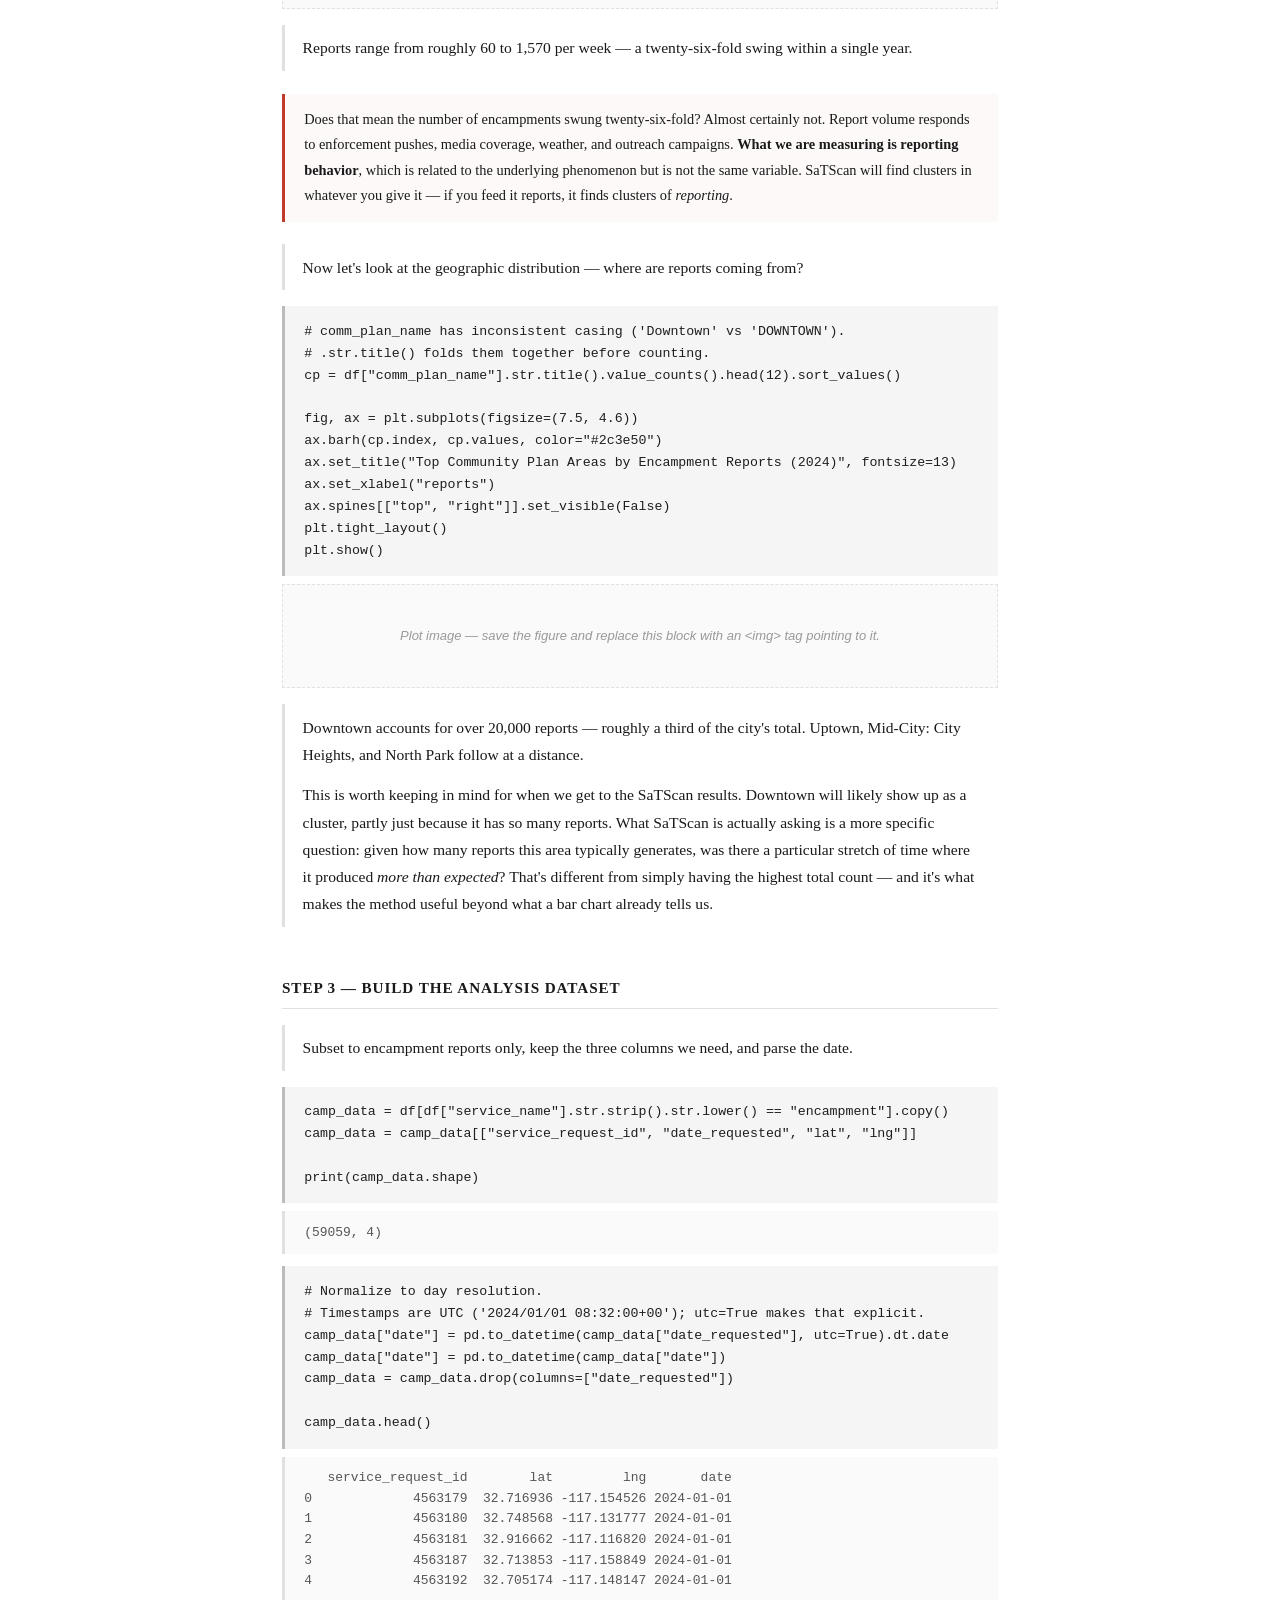
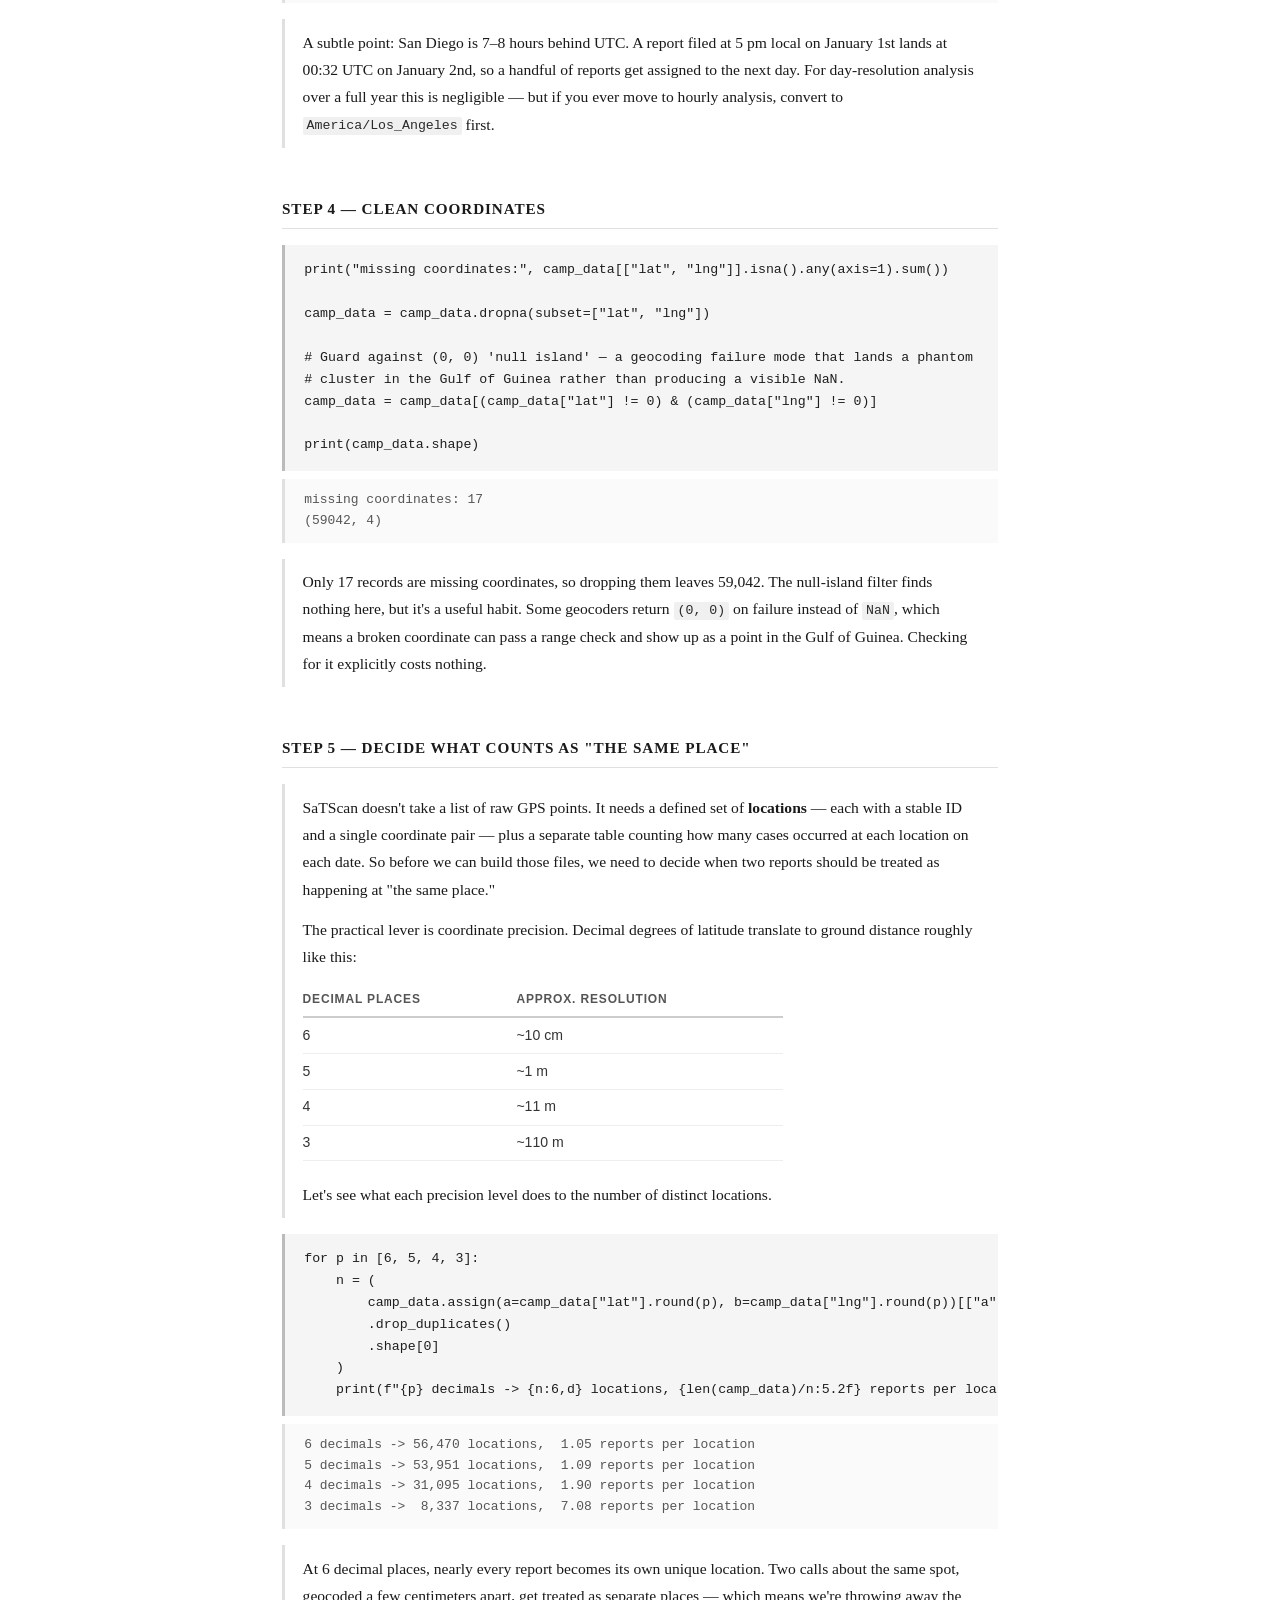
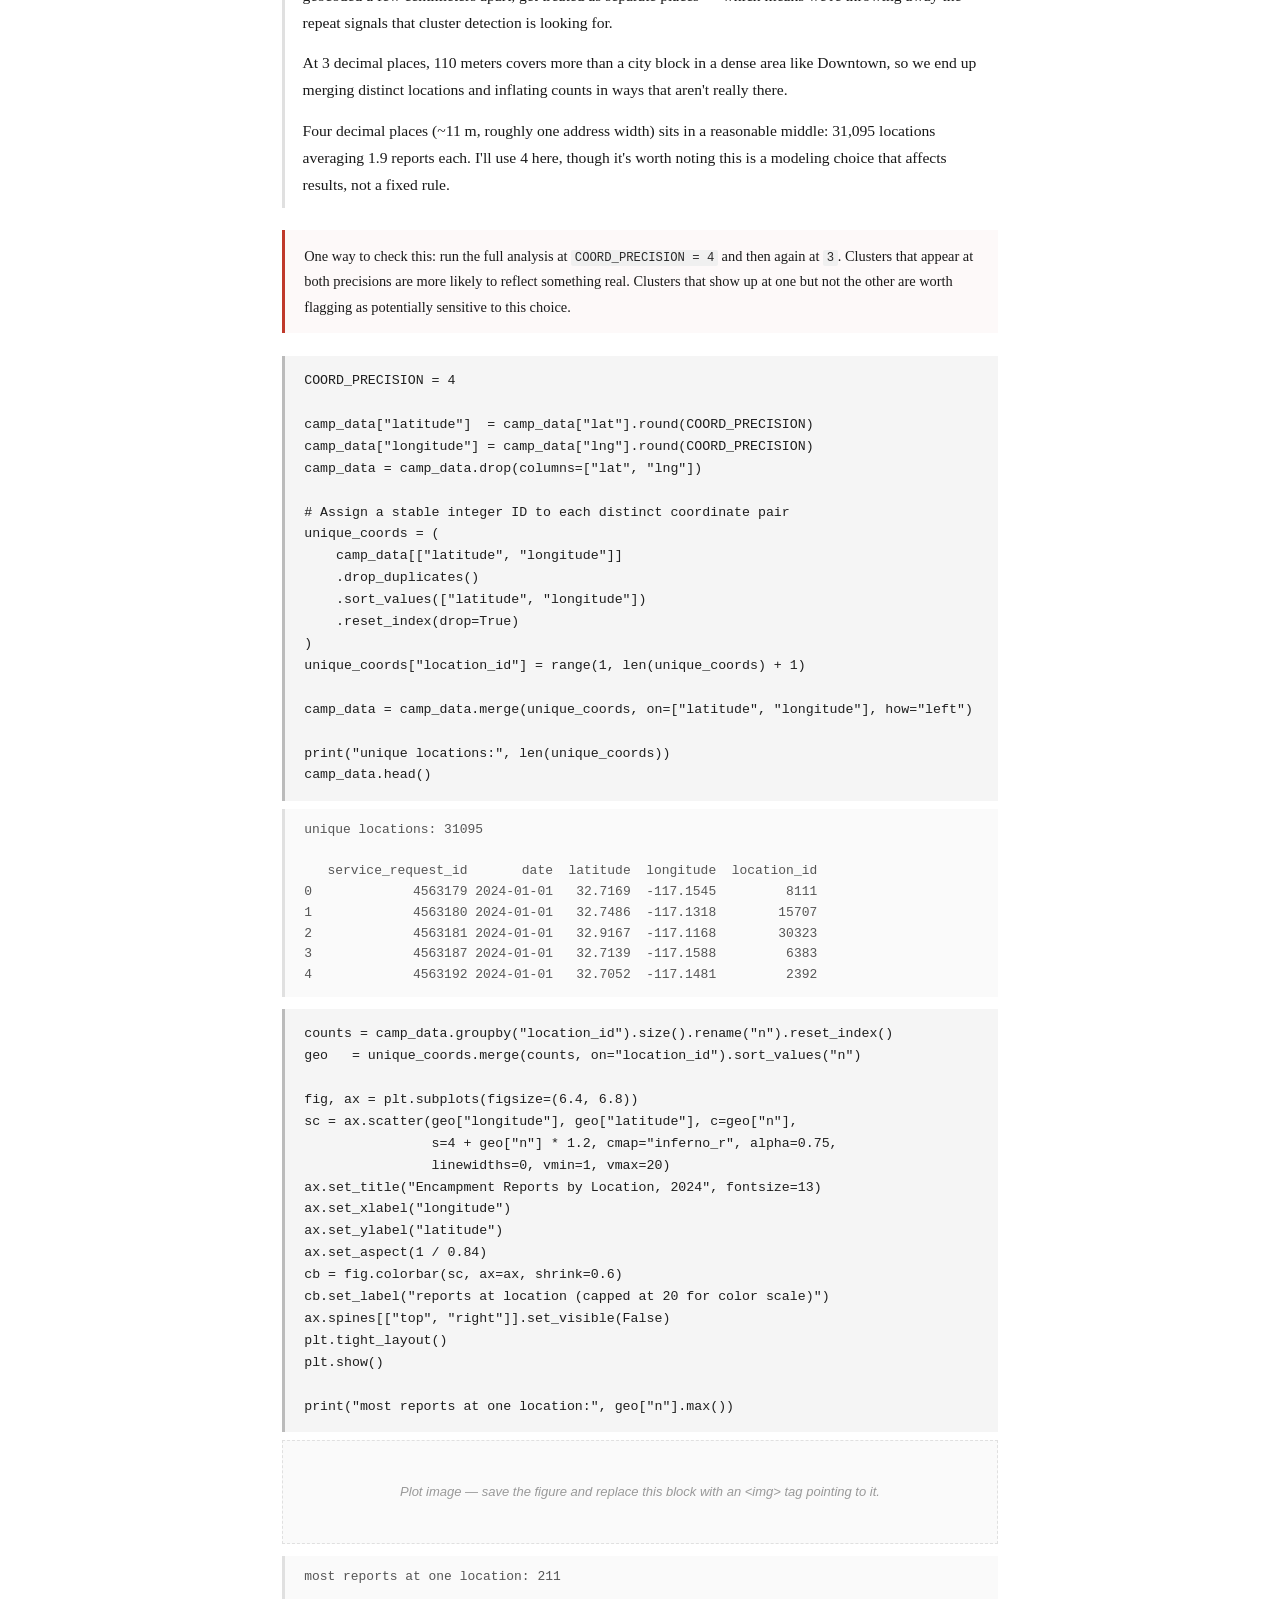
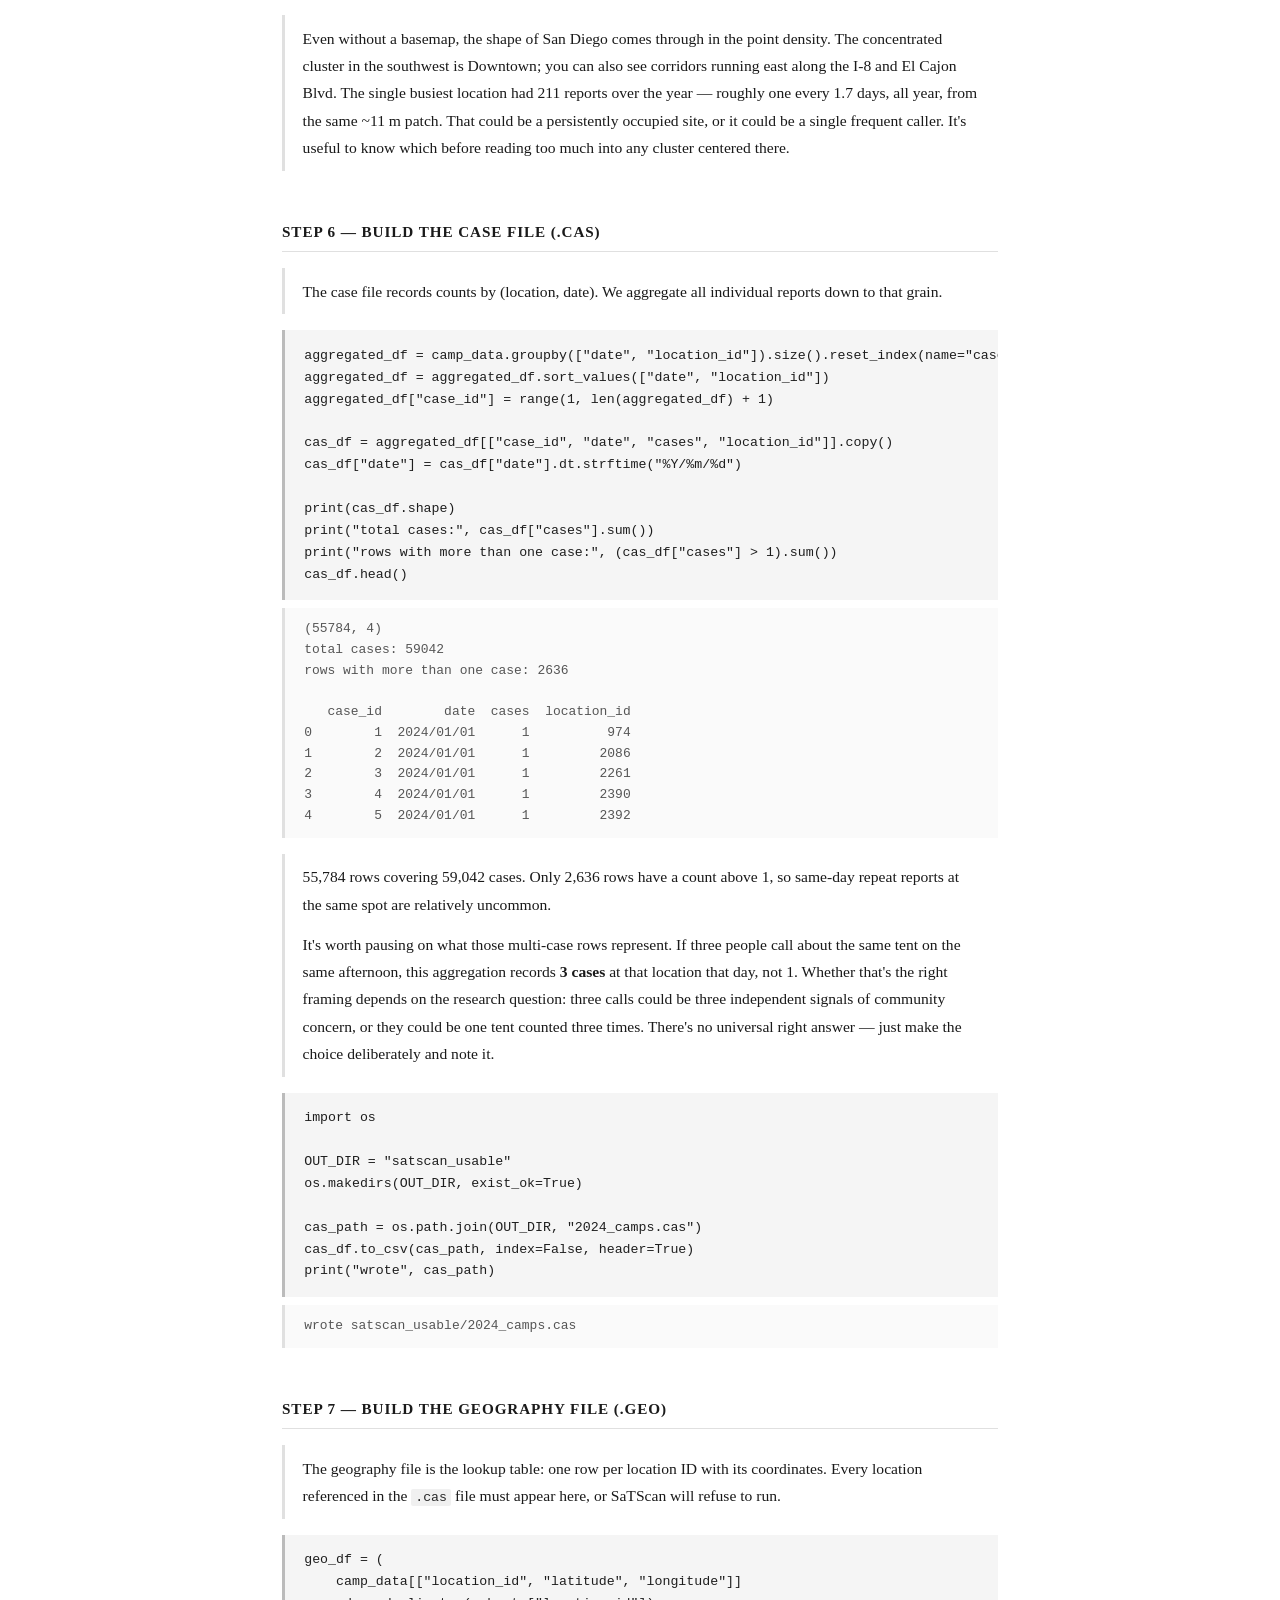
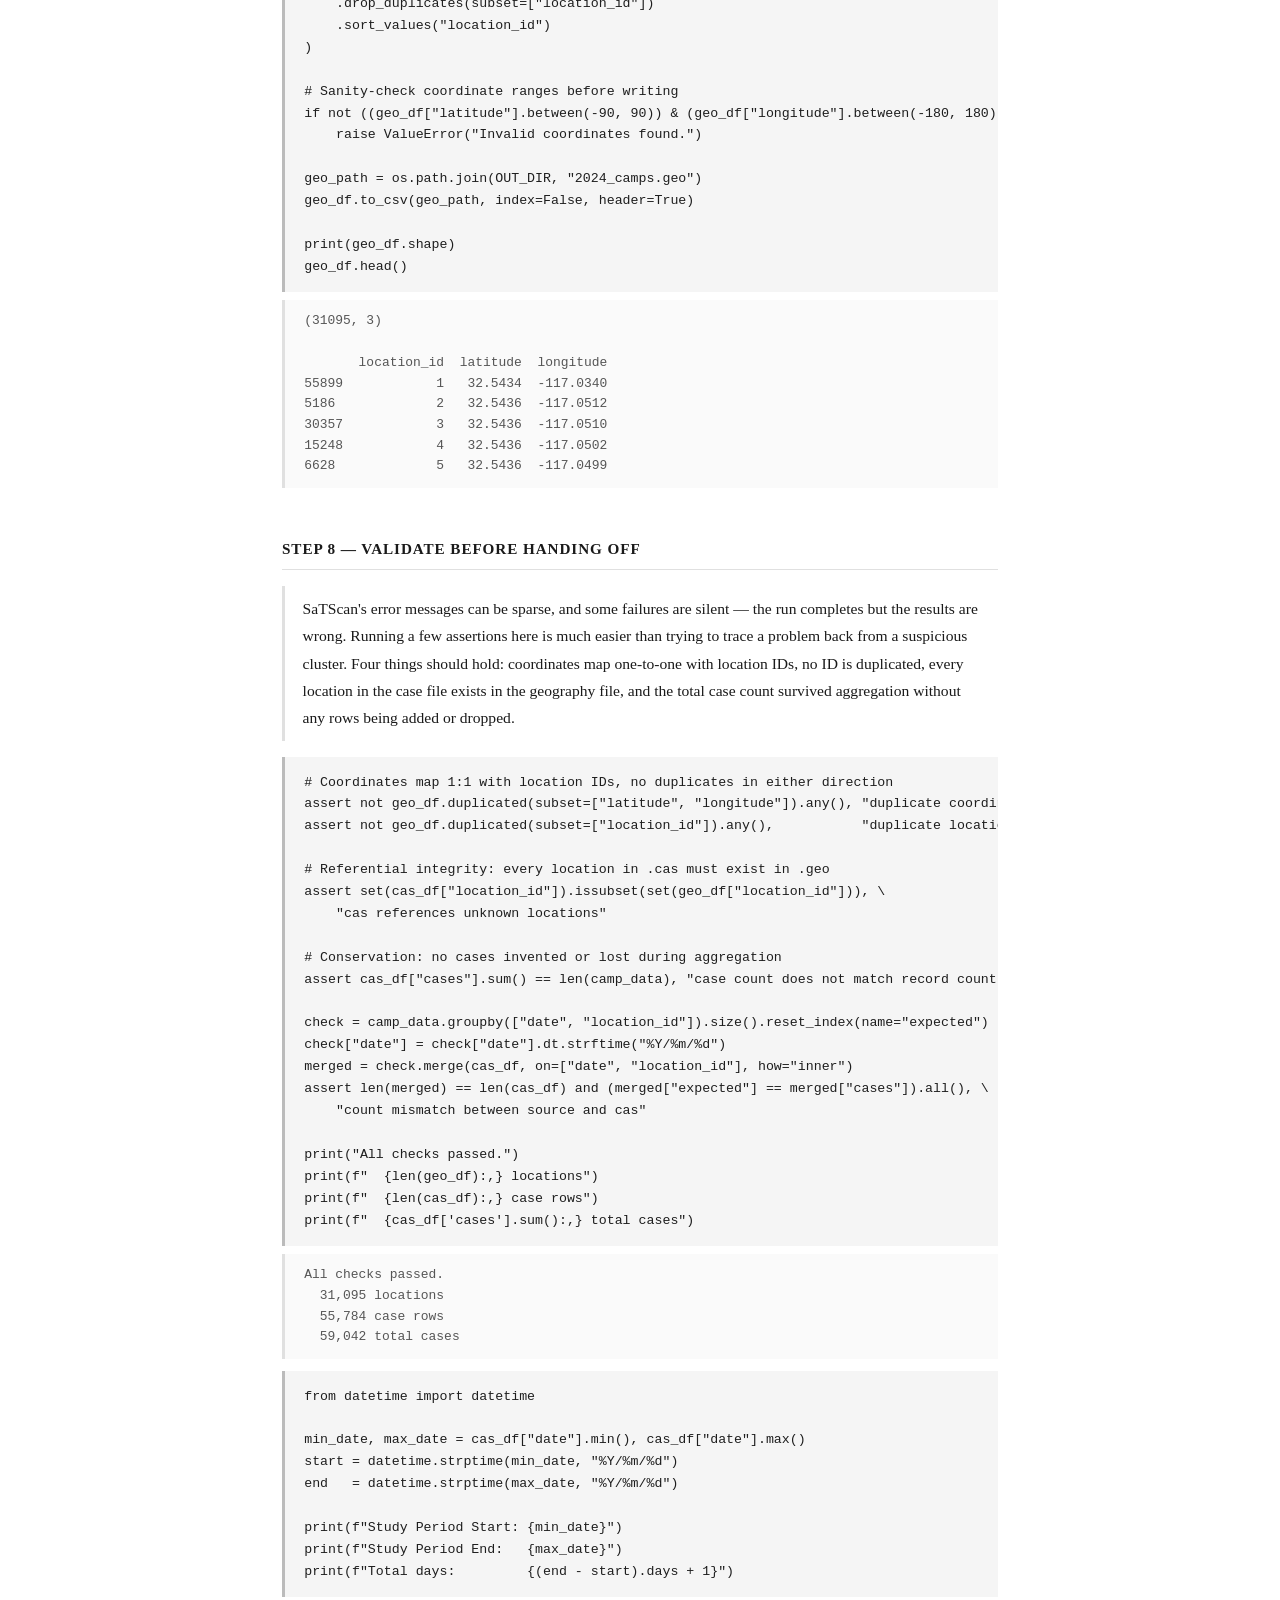
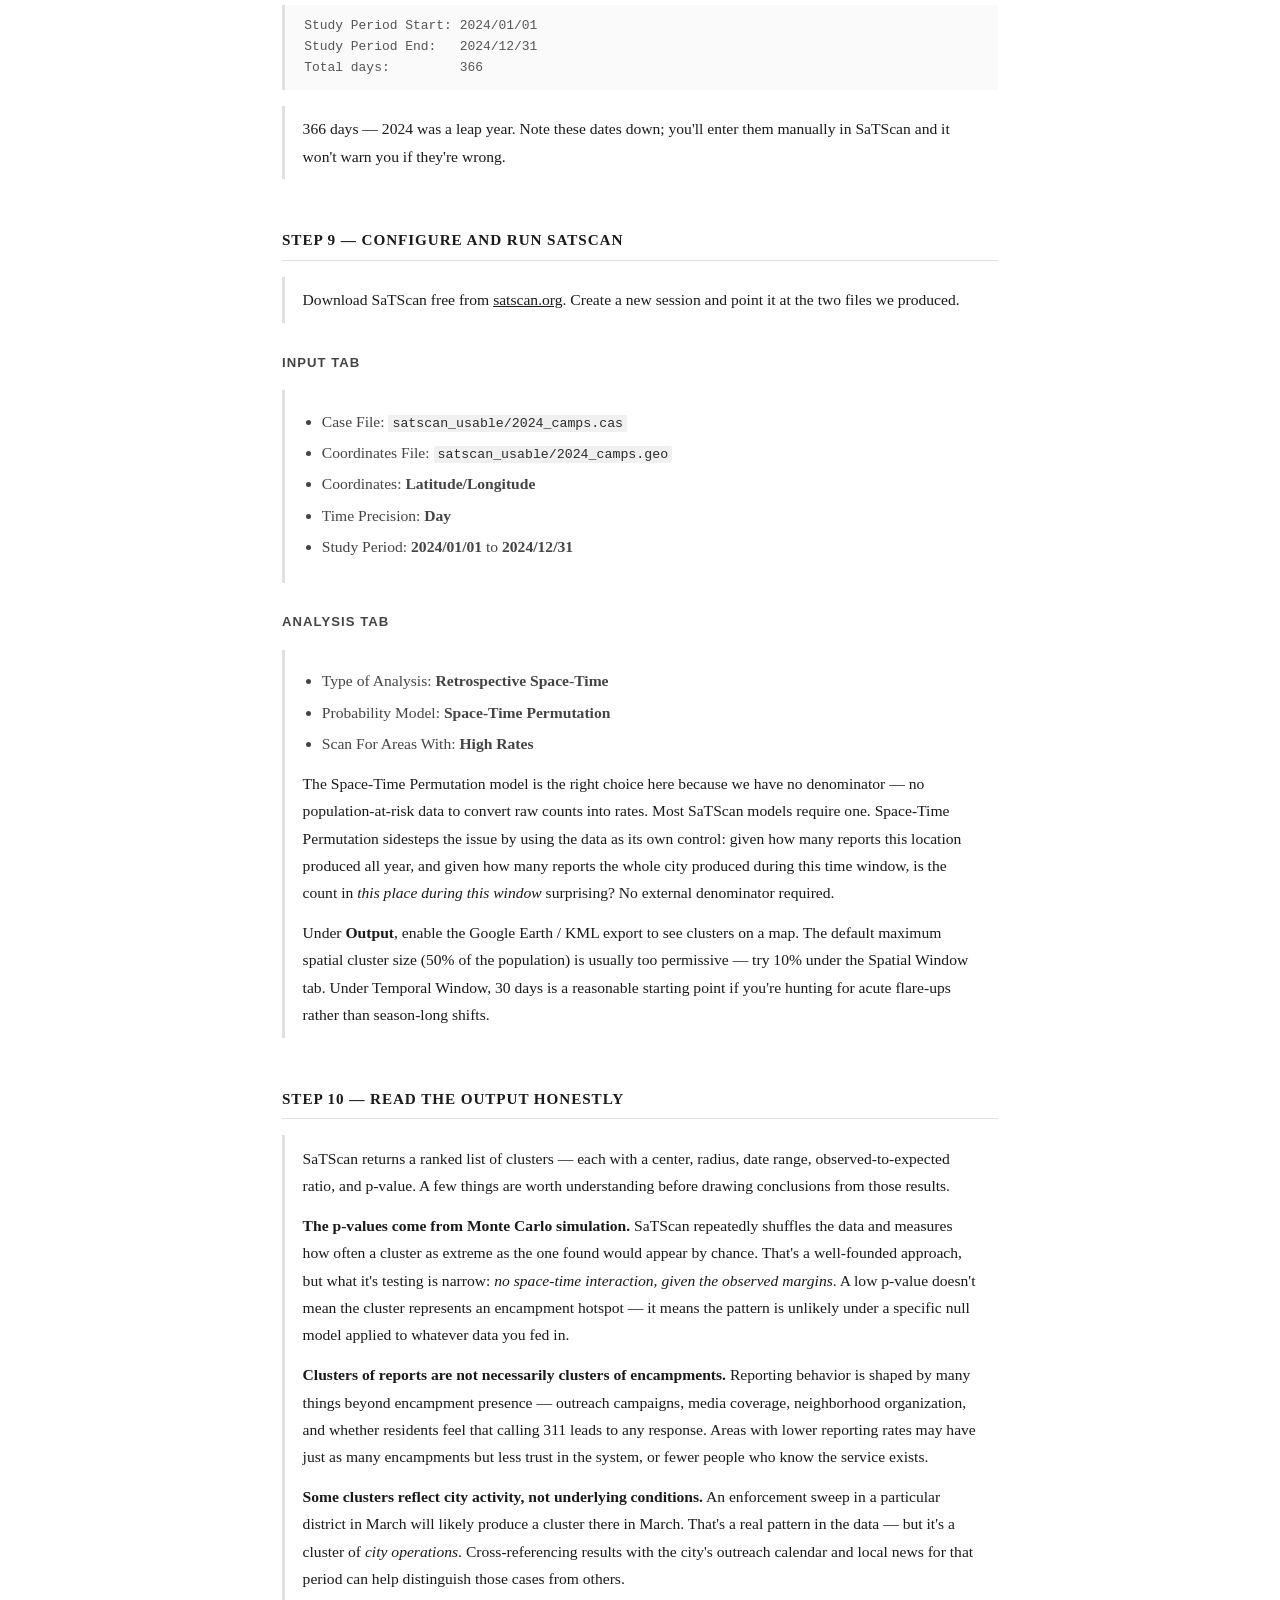
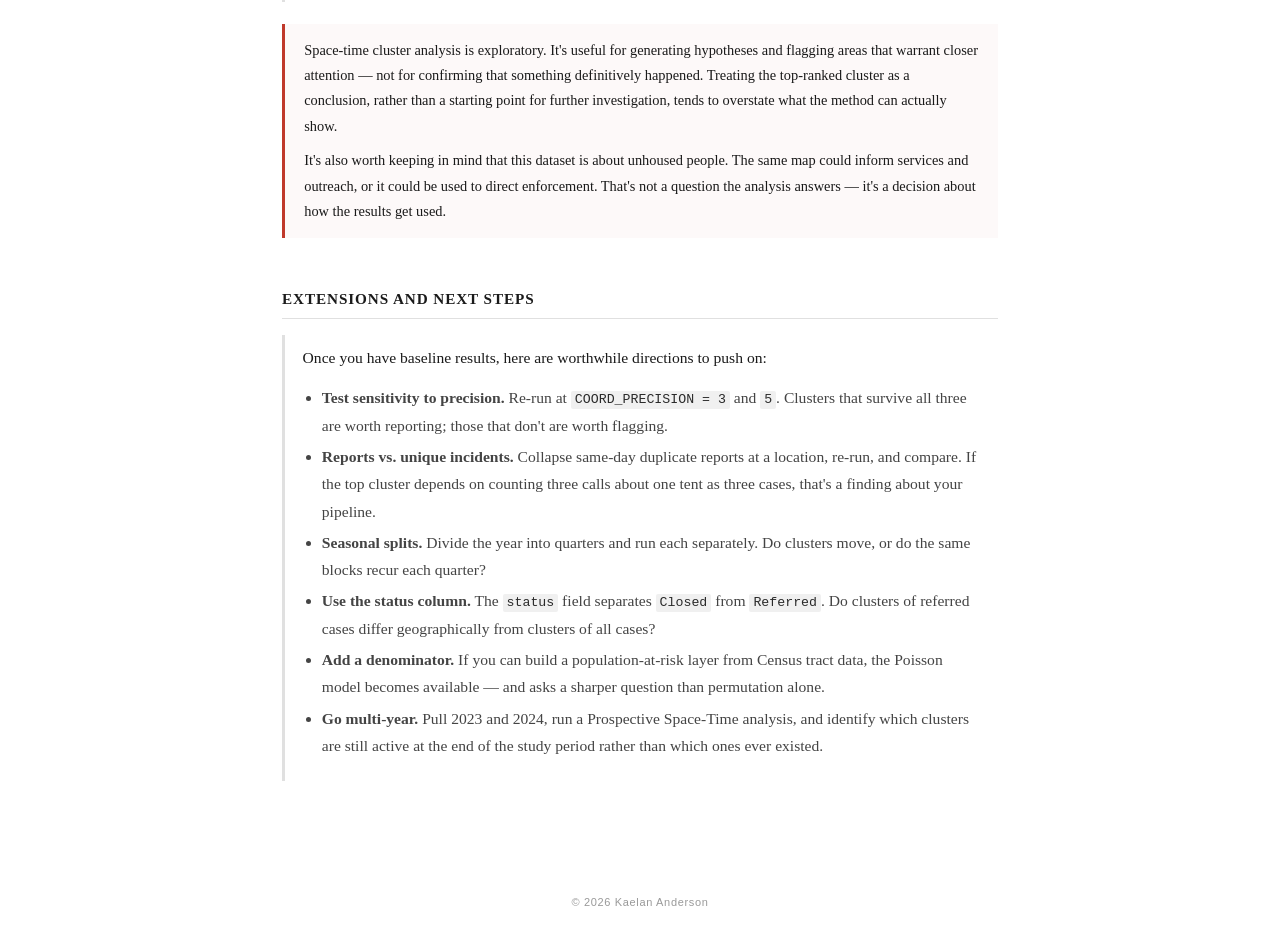
<file: tutorials/satscan-prep.html>
<!doctype html>
<html lang="en">
<head>
  <meta charset="utf-8">
  <meta name="viewport" content="width=device-width, initial-scale=1">
  <title>SaTScan Prep Tutorial — Kaelan Anderson</title>
  <link rel="stylesheet" href="../style.css">
  <style>
    /* ── Page-level layout ── */
    .tutorial-title {
      font-family: var(--serif);
      font-size: 1.4rem;
      font-weight: normal;
      line-height: 1.35;
      margin-bottom: 0.5rem;
      max-width: 720px;
      color: var(--ink);
    }

    .tutorial-meta {
      font-size: 11px;
      letter-spacing: 0.12em;
      text-transform: uppercase;
      color: var(--muted);
      margin-bottom: 2.5rem;
    }

    .tutorial-body {
      max-width: 720px;
    }

    /* ── Section headers ── */
    .tutorial-body h2 {
      font-family: var(--serif);
      font-size: 0.95rem;
      font-weight: bold;
      letter-spacing: 0.06em;
      text-transform: uppercase;
      margin-top: 3rem;
      margin-bottom: 1rem;
      color: #1a1a1a;
      border-bottom: 1px solid var(--border);
      padding-bottom: 0.4rem;
    }

    .tutorial-body h3 {
      font-family: var(--sans);
      font-size: 0.82rem;
      font-weight: 700;
      letter-spacing: 0.08em;
      text-transform: uppercase;
      color: #444;
      margin-top: 1.8rem;
      margin-bottom: 0.5rem;
    }

    /* ── Notebook cells ── */
    .nb-md {
      font-family: var(--serif);
      font-size: 0.975rem;
      line-height: 1.8;
      color: var(--ink);
      background: #fff;
      border-left: 3px solid #e0e0e0;
      padding: 0.6rem 1.1rem;
      margin: 1rem 0;
    }

    .nb-md p {
      margin-bottom: 0.8rem;
    }

    .nb-md p:last-child {
      margin-bottom: 0;
    }

    .nb-md ul {
      margin: 0.5rem 0 0.8rem 1.2rem;
    }

    .nb-md li {
      font-size: 0.975rem;
      line-height: 1.75;
      color: #444;
      margin-bottom: 0.25rem;
    }

    /* ── Code and output ── */
    .nb-code {
      background: #f5f5f5;
      border-left: 3px solid #bbb;
      padding: 0.9rem 1.2rem;
      font-family: monospace;
      font-size: 0.83rem;
      line-height: 1.65;
      overflow-x: auto;
      margin: 0.5rem 0;
      white-space: pre;
      color: #1e1e1e;
    }

    .nb-output {
      background: #fafafa;
      border-left: 3px solid #e0e0e0;
      padding: 0.7rem 1.2rem;
      font-family: monospace;
      font-size: 0.81rem;
      line-height: 1.6;
      overflow-x: auto;
      margin: 0 0 0.75rem 0;
      white-space: pre;
      color: #555;
    }

    /* ── Callout ── */
    .nb-callout {
      border-left: 3px solid #c0392b;
      padding: 0.85rem 1.2rem;
      margin: 1.4rem 0;
      background: #fdf9f9;
      font-family: var(--serif);
      font-size: 0.9rem;
      line-height: 1.75;
      color: #3a3a3a;
    }

    .nb-callout p { margin-bottom: 0.6rem; }
    .nb-callout p:last-child { margin-bottom: 0; }

    /* ── Tables ── */
    table {
      border-collapse: collapse;
      margin: 0.75rem 0 1.2rem 0;
      font-size: 0.88rem;
      font-family: var(--sans);
      width: 100%;
      max-width: 480px;
    }

    th {
      text-align: left;
      font-weight: 700;
      border-bottom: 2px solid #ccc;
      padding: 0.35rem 1rem 0.35rem 0;
      color: #555;
      font-size: 0.75rem;
      letter-spacing: 0.07em;
      text-transform: uppercase;
    }

    td {
      padding: 0.3rem 1rem 0.3rem 0;
      border-bottom: 1px solid #eee;
      vertical-align: top;
      color: #333;
    }

    code {
      font-family: monospace;
      font-size: 0.85em;
      background: #f0f0f0;
      padding: 0.1em 0.3em;
      border-radius: 2px;
      color: #2a2a2a;
    }

    /* ── Back link ── */
    .back-link {
      display: inline-block;
      margin-bottom: 2.5rem;
      font-size: 11px;
      letter-spacing: 0.1em;
      text-transform: uppercase;
      text-decoration: none;
      color: var(--muted);
    }

    .back-link:hover { color: var(--ink); }

    /* ── Image placeholder ── */
    .nb-img-placeholder {
      width: 100%;
      padding: 2.5rem 2rem;
      background: #fafafa;
      border: 1px dashed var(--border);
      text-align: center;
      color: var(--muted);
      font-size: 13px;
      font-style: italic;
      margin: 0 0 0.75rem 0;
      box-sizing: border-box;
    }

    /* ── Step label ── */
    .step-label {
      display: inline-block;
      font-size: 10px;
      font-weight: 700;
      letter-spacing: 0.12em;
      text-transform: uppercase;
      color: #fff;
      background: #2f2f2f;
      padding: 0.2em 0.55em;
      border-radius: 2px;
      margin-bottom: 0.4rem;
      vertical-align: middle;
    }
  </style>
</head>
<body>

  <header>
    <a href="../index.html" class="site-name">Kaelan Anderson</a>
  </header>

  <nav>
    <ul class="nav-links">
      <li><a href="../index.html">Home</a></li>
      <li><a href="../research.html">Research</a></li>
      <li><a href="../writing.html">Writing</a></li>
      <li><a href="../code.html" class="active">Code</a></li>
      <li><a href="mailto:kaelananderson@sandiego.edu">Contact</a></li>
    </ul>
  </nav>

  <a href="../code.html" class="back-link">← Code</a>

  <h1 class="tutorial-title">Preparing San Diego 311 Encampment Data for SaTScan</h1>
  <p class="tutorial-meta">Tutorial &middot; Python &middot; 2024</p>

  <div class="tutorial-body">

    <div class="nb-md">
      <p>
        This tutorial walks through the data preparation pipeline for running a space-time cluster
        analysis on publicly available 311 service request data from the City of San Diego. The
        data comes from the <a href="https://hhubsandiego-ucsdonline.hub.arcgis.com/" target="_blank">Homelessness Hub San Diego</a>
        ArcGIS portal maintained by UC San Diego.
      </p>
      <p>
        The goal is to take a raw CSV of encampment reports and produce the two input files that
        <a href="https://www.satscan.org/" target="_blank">SaTScan</a> requires: a <strong>case file</strong>
        (.cas) recording when and where reports occurred, and a <strong>geography file</strong> (.geo)
        mapping each location ID to its coordinates. Along the way, we will look at the data carefully
        enough to make defensible modeling decisions — and understand what we can and cannot conclude
        from the results.
      </p>
    </div>

    <h2>Step 1 &mdash; Download and load the data</h2>

    <div class="nb-md">
      <p>
        Download the dataset from the
        <a href="https://hhubsandiego-ucsdonline.hub.arcgis.com/datasets/9d27b009ddec489b982481e38f7c9c80_0/explore" target="_blank">311 Encampment Reports page</a>.
        Click <strong>Download</strong> and choose the CSV option. I use the 2024 calendar year —
        a full year matters for building a clean temporal baseline. If you pull a multi-year file,
        everything below still applies, but pay attention to the study period at the end.
      </p>
    </div>

    <div class="nb-code">import pandas as pd
import matplotlib.pyplot as plt

CSV_PATH = "311_Encampment_Reports_2C_2024_2C_City_of_San_Diego.csv"
df = pd.read_csv(CSV_PATH)

print(df.shape)
df.head()</div>

    <div class="nb-output">(59059, 26)</div>

    <div class="nb-md">
      <p>
        Each row is one 311 report — not one encampment, and not one person. That distinction matters
        more than almost anything else here, and we will come back to it. For cluster detection, only
        three things matter from those 26 columns:
      </p>
      <table>
        <tr><th>What SaTScan needs</th><th>Column in this dataset</th></tr>
        <tr><td><strong>When</strong> it happened</td><td><code>date_requested</code></td></tr>
        <tr><td><strong>Where</strong> it happened</td><td><code>lat</code>, <code>lng</code></td></tr>
        <tr><td><strong>How many</strong> at that place and time</td><td>computed by counting</td></tr>
      </table>
      <p>
        The other columns — <code>council_district</code>, <code>status</code>, <code>case_age_days</code>
        — are useful for exploration and for interpreting results afterward, but they are not model inputs.
        Before discarding them, we will use them.
      </p>
    </div>

    <div class="nb-code">df.dtypes</div>

    <div class="nb-output">x                            float64
y                            float64
service_request_id             int64
service_request_parent_id    float64
sap_notification_number      float64
date_requested                object
case_age_days                  int64
case_record_type              object
service_name                  object
service_name_detail          float64
date_closed                   object
status                        object
lat                          float64
lng                          float64
street_address                object
zipcode                      float64
council_district             float64
comm_plan_code               float64
comm_plan_name                object
park_name                     object
case_origin                   object
referred                      object
iamfloc                       object
floc                          object
public_description            object
ObjectId                       int64
dtype: object</div>

    <h2>Step 2 &mdash; Explore the data</h2>

    <div class="nb-md">
      <p>
        Before writing any modeling code, it's useful to get a feel for what's actually in the
        dataset — what the columns contain, when reports came in, and where they're concentrated.
        Catching data issues early tends to be much easier than tracing them back from unexpected
        results later.
      </p>
    </div>

    <div class="nb-code">print(df["service_name"].value_counts())
print()
print(df["status"].value_counts())</div>

    <div class="nb-output">service_name
Encampment    59059
Name: service_name, dtype: int64

status
Closed      53133
Referred     5926
Name: status, dtype: int64</div>

    <div class="nb-md">
      <p>
        Every row is an <code>Encampment</code> report, so this particular export doesn't need
        any type-based filtering. We'll still write the filter explicitly below — if you re-download
        this dataset later and the city has folded in additional service types, the code will catch
        that rather than quietly including rows we didn't intend.
      </p>
      <p>Now let's look at the temporal distribution.</p>
    </div>

    <div class="nb-code">dates = pd.to_datetime(df["date_requested"], utc=True).dt.date
weekly = pd.Series(1, index=pd.to_datetime(dates)).resample("W").sum()

fig, ax = plt.subplots(figsize=(9, 3.6))
ax.plot(weekly.index, weekly.values, color="#c0392b", lw=1.6)
ax.set_title("311 Encampment Reports per Week, San Diego 2024", fontsize=13)
ax.set_xlabel("week")
ax.set_ylabel("reports")
ax.spines[["top", "right"]].set_visible(False)
ax.grid(alpha=0.25)
plt.tight_layout()
plt.show()</div>

    <!-- Replace the placeholder below once you have the image.
         <img src="../images/satscan-weekly-reports.png" alt="Weekly encampment reports, San Diego 2024" style="width:100%;display:block;border:1px solid var(--border);"> -->
    <div class="nb-img-placeholder">Plot image — save the figure and replace this block with an &lt;img&gt; tag pointing to it.</div>

    <div class="nb-md">
      <p>
        Reports range from roughly 60 to 1,570 per week — a twenty-six-fold swing within a single year.
      </p>
    </div>

    <div class="nb-callout">
      <p>
        Does that mean the number of encampments swung twenty-six-fold? Almost certainly not.
        Report volume responds to enforcement pushes, media coverage, weather, and outreach campaigns.
        <strong>What we are measuring is reporting behavior</strong>, which is related to the underlying
        phenomenon but is not the same variable. SaTScan will find clusters in whatever you give it —
        if you feed it reports, it finds clusters of <em>reporting</em>.
      </p>
    </div>

    <div class="nb-md">
      <p>Now let's look at the geographic distribution — where are reports coming from?</p>
    </div>

    <div class="nb-code"># comm_plan_name has inconsistent casing ('Downtown' vs 'DOWNTOWN').
# .str.title() folds them together before counting.
cp = df["comm_plan_name"].str.title().value_counts().head(12).sort_values()

fig, ax = plt.subplots(figsize=(7.5, 4.6))
ax.barh(cp.index, cp.values, color="#2c3e50")
ax.set_title("Top Community Plan Areas by Encampment Reports (2024)", fontsize=13)
ax.set_xlabel("reports")
ax.spines[["top", "right"]].set_visible(False)
plt.tight_layout()
plt.show()</div>

    <!-- Replace the placeholder below once you have the image.
         <img src="../images/satscan-community-areas.png" alt="Top community plan areas by encampment reports" style="width:100%;display:block;border:1px solid var(--border);"> -->
    <div class="nb-img-placeholder">Plot image — save the figure and replace this block with an &lt;img&gt; tag pointing to it.</div>

    <div class="nb-md">
      <p>
        Downtown accounts for over 20,000 reports — roughly a third of the city's total. Uptown,
        Mid-City: City Heights, and North Park follow at a distance.
      </p>
      <p>
        This is worth keeping in mind for when we get to the SaTScan results. Downtown will likely
        show up as a cluster, partly just because it has so many reports. What SaTScan is actually
        asking is a more specific question: given how many reports this area typically generates,
        was there a particular stretch of time where it produced <em>more than expected</em>? That's
        different from simply having the highest total count — and it's what makes the method
        useful beyond what a bar chart already tells us.
      </p>
    </div>

    <h2>Step 3 &mdash; Build the analysis dataset</h2>

    <div class="nb-md">
      <p>
        Subset to encampment reports only, keep the three columns we need, and parse the date.
      </p>
    </div>

    <div class="nb-code">camp_data = df[df["service_name"].str.strip().str.lower() == "encampment"].copy()
camp_data = camp_data[["service_request_id", "date_requested", "lat", "lng"]]

print(camp_data.shape)</div>

    <div class="nb-output">(59059, 4)</div>

    <div class="nb-code"># Normalize to day resolution.
# Timestamps are UTC ('2024/01/01 08:32:00+00'); utc=True makes that explicit.
camp_data["date"] = pd.to_datetime(camp_data["date_requested"], utc=True).dt.date
camp_data["date"] = pd.to_datetime(camp_data["date"])
camp_data = camp_data.drop(columns=["date_requested"])

camp_data.head()</div>

    <div class="nb-output">   service_request_id        lat         lng       date
0             4563179  32.716936 -117.154526 2024-01-01
1             4563180  32.748568 -117.131777 2024-01-01
2             4563181  32.916662 -117.116820 2024-01-01
3             4563187  32.713853 -117.158849 2024-01-01
4             4563192  32.705174 -117.148147 2024-01-01</div>

    <div class="nb-md">
      <p>
        A subtle point: San Diego is 7–8 hours behind UTC. A report filed at 5 pm local on January 1st
        lands at 00:32 UTC on January 2nd, so a handful of reports get assigned to the next day. For
        day-resolution analysis over a full year this is negligible — but if you ever move to hourly
        analysis, convert to <code>America/Los_Angeles</code> first.
      </p>
    </div>

    <h2>Step 4 &mdash; Clean coordinates</h2>

    <div class="nb-code">print("missing coordinates:", camp_data[["lat", "lng"]].isna().any(axis=1).sum())

camp_data = camp_data.dropna(subset=["lat", "lng"])

# Guard against (0, 0) 'null island' — a geocoding failure mode that lands a phantom
# cluster in the Gulf of Guinea rather than producing a visible NaN.
camp_data = camp_data[(camp_data["lat"] != 0) & (camp_data["lng"] != 0)]

print(camp_data.shape)</div>

    <div class="nb-output">missing coordinates: 17
(59042, 4)</div>

    <div class="nb-md">
      <p>
        Only 17 records are missing coordinates, so dropping them leaves 59,042. The null-island
        filter finds nothing here, but it's a useful habit. Some geocoders return <code>(0, 0)</code>
        on failure instead of <code>NaN</code>, which means a broken coordinate can pass a range
        check and show up as a point in the Gulf of Guinea. Checking for it explicitly costs nothing.
      </p>
    </div>

    <h2>Step 5 &mdash; Decide what counts as "the same place"</h2>

    <div class="nb-md">
      <p>
        SaTScan doesn't take a list of raw GPS points. It needs a defined set of <strong>locations</strong>
        — each with a stable ID and a single coordinate pair — plus a separate table counting how many
        cases occurred at each location on each date. So before we can build those files, we need to
        decide when two reports should be treated as happening at "the same place."
      </p>
      <p>
        The practical lever is coordinate precision. Decimal degrees of latitude translate to ground
        distance roughly like this:
      </p>
      <table>
        <tr><th>Decimal places</th><th>Approx. resolution</th></tr>
        <tr><td>6</td><td>~10 cm</td></tr>
        <tr><td>5</td><td>~1 m</td></tr>
        <tr><td>4</td><td>~11 m</td></tr>
        <tr><td>3</td><td>~110 m</td></tr>
      </table>
      <p>Let's see what each precision level does to the number of distinct locations.</p>
    </div>

    <div class="nb-code">for p in [6, 5, 4, 3]:
    n = (
        camp_data.assign(a=camp_data["lat"].round(p), b=camp_data["lng"].round(p))[["a", "b"]]
        .drop_duplicates()
        .shape[0]
    )
    print(f"{p} decimals -> {n:6,d} locations, {len(camp_data)/n:5.2f} reports per location")</div>

    <div class="nb-output">6 decimals -> 56,470 locations,  1.05 reports per location
5 decimals -> 53,951 locations,  1.09 reports per location
4 decimals -> 31,095 locations,  1.90 reports per location
3 decimals ->  8,337 locations,  7.08 reports per location</div>

    <div class="nb-md">
      <p>
        At 6 decimal places, nearly every report becomes its own unique location. Two calls about
        the same spot, geocoded a few centimeters apart, get treated as separate places — which
        means we're throwing away the repeat signals that cluster detection is looking for.
      </p>
      <p>
        At 3 decimal places, 110 meters covers more than a city block in a dense area like Downtown,
        so we end up merging distinct locations and inflating counts in ways that aren't really there.
      </p>
      <p>
        Four decimal places (~11 m, roughly one address width) sits in a reasonable middle: 31,095
        locations averaging 1.9 reports each. I'll use 4 here, though it's worth noting this is a
        modeling choice that affects results, not a fixed rule.
      </p>
    </div>

    <div class="nb-callout">
      <p>
        One way to check this: run the full analysis at <code>COORD_PRECISION = 4</code> and then
        again at <code>3</code>. Clusters that appear at both precisions are more likely to reflect
        something real. Clusters that show up at one but not the other are worth flagging as
        potentially sensitive to this choice.
      </p>
    </div>

    <div class="nb-code">COORD_PRECISION = 4

camp_data["latitude"]  = camp_data["lat"].round(COORD_PRECISION)
camp_data["longitude"] = camp_data["lng"].round(COORD_PRECISION)
camp_data = camp_data.drop(columns=["lat", "lng"])

# Assign a stable integer ID to each distinct coordinate pair
unique_coords = (
    camp_data[["latitude", "longitude"]]
    .drop_duplicates()
    .sort_values(["latitude", "longitude"])
    .reset_index(drop=True)
)
unique_coords["location_id"] = range(1, len(unique_coords) + 1)

camp_data = camp_data.merge(unique_coords, on=["latitude", "longitude"], how="left")

print("unique locations:", len(unique_coords))
camp_data.head()</div>

    <div class="nb-output">unique locations: 31095

   service_request_id       date  latitude  longitude  location_id
0             4563179 2024-01-01   32.7169  -117.1545         8111
1             4563180 2024-01-01   32.7486  -117.1318        15707
2             4563181 2024-01-01   32.9167  -117.1168        30323
3             4563187 2024-01-01   32.7139  -117.1588         6383
4             4563192 2024-01-01   32.7052  -117.1481         2392</div>

    <div class="nb-code">counts = camp_data.groupby("location_id").size().rename("n").reset_index()
geo   = unique_coords.merge(counts, on="location_id").sort_values("n")

fig, ax = plt.subplots(figsize=(6.4, 6.8))
sc = ax.scatter(geo["longitude"], geo["latitude"], c=geo["n"],
                s=4 + geo["n"] * 1.2, cmap="inferno_r", alpha=0.75,
                linewidths=0, vmin=1, vmax=20)
ax.set_title("Encampment Reports by Location, 2024", fontsize=13)
ax.set_xlabel("longitude")
ax.set_ylabel("latitude")
ax.set_aspect(1 / 0.84)
cb = fig.colorbar(sc, ax=ax, shrink=0.6)
cb.set_label("reports at location (capped at 20 for color scale)")
ax.spines[["top", "right"]].set_visible(False)
plt.tight_layout()
plt.show()

print("most reports at one location:", geo["n"].max())</div>

    <!-- Replace the placeholder below once you have the image.
         <img src="../images/satscan-location-map.png" alt="Encampment reports by location, San Diego 2024" style="width:100%;display:block;border:1px solid var(--border);"> -->
    <div class="nb-img-placeholder">Plot image — save the figure and replace this block with an &lt;img&gt; tag pointing to it.</div>

    <div class="nb-output">most reports at one location: 211</div>

    <div class="nb-md">
      <p>
        Even without a basemap, the shape of San Diego comes through in the point density. The
        concentrated cluster in the southwest is Downtown; you can also see corridors running east
        along the I-8 and El Cajon Blvd. The single busiest location had 211 reports over the year —
        roughly one every 1.7 days, all year, from the same ~11 m patch. That could be a persistently
        occupied site, or it could be a single frequent caller. It's useful to know which before
        reading too much into any cluster centered there.
      </p>
    </div>

    <h2>Step 6 &mdash; Build the case file (.cas)</h2>

    <div class="nb-md">
      <p>
        The case file records counts by (location, date). We aggregate all individual reports down
        to that grain.
      </p>
    </div>

    <div class="nb-code">aggregated_df = camp_data.groupby(["date", "location_id"]).size().reset_index(name="cases")
aggregated_df = aggregated_df.sort_values(["date", "location_id"])
aggregated_df["case_id"] = range(1, len(aggregated_df) + 1)

cas_df = aggregated_df[["case_id", "date", "cases", "location_id"]].copy()
cas_df["date"] = cas_df["date"].dt.strftime("%Y/%m/%d")

print(cas_df.shape)
print("total cases:", cas_df["cases"].sum())
print("rows with more than one case:", (cas_df["cases"] > 1).sum())
cas_df.head()</div>

    <div class="nb-output">(55784, 4)
total cases: 59042
rows with more than one case: 2636

   case_id        date  cases  location_id
0        1  2024/01/01      1          974
1        2  2024/01/01      1         2086
2        3  2024/01/01      1         2261
3        4  2024/01/01      1         2390
4        5  2024/01/01      1         2392</div>

    <div class="nb-md">
      <p>
        55,784 rows covering 59,042 cases. Only 2,636 rows have a count above 1, so same-day
        repeat reports at the same spot are relatively uncommon.
      </p>
      <p>
        It's worth pausing on what those multi-case rows represent. If three people call about the
        same tent on the same afternoon, this aggregation records <strong>3 cases</strong> at that
        location that day, not 1. Whether that's the right framing depends on the research question:
        three calls could be three independent signals of community concern, or they could be one
        tent counted three times. There's no universal right answer — just make the choice
        deliberately and note it.
      </p>
    </div>

    <div class="nb-code">import os

OUT_DIR = "satscan_usable"
os.makedirs(OUT_DIR, exist_ok=True)

cas_path = os.path.join(OUT_DIR, "2024_camps.cas")
cas_df.to_csv(cas_path, index=False, header=True)
print("wrote", cas_path)</div>

    <div class="nb-output">wrote satscan_usable/2024_camps.cas</div>

    <h2>Step 7 &mdash; Build the geography file (.geo)</h2>

    <div class="nb-md">
      <p>
        The geography file is the lookup table: one row per location ID with its coordinates.
        Every location referenced in the <code>.cas</code> file must appear here, or SaTScan
        will refuse to run.
      </p>
    </div>

    <div class="nb-code">geo_df = (
    camp_data[["location_id", "latitude", "longitude"]]
    .drop_duplicates(subset=["location_id"])
    .sort_values("location_id")
)

# Sanity-check coordinate ranges before writing
if not ((geo_df["latitude"].between(-90, 90)) & (geo_df["longitude"].between(-180, 180))).all():
    raise ValueError("Invalid coordinates found.")

geo_path = os.path.join(OUT_DIR, "2024_camps.geo")
geo_df.to_csv(geo_path, index=False, header=True)

print(geo_df.shape)
geo_df.head()</div>

    <div class="nb-output">(31095, 3)

       location_id  latitude  longitude
55899            1   32.5434  -117.0340
5186             2   32.5436  -117.0512
30357            3   32.5436  -117.0510
15248            4   32.5436  -117.0502
6628             5   32.5436  -117.0499</div>

    <h2>Step 8 &mdash; Validate before handing off</h2>

    <div class="nb-md">
      <p>
        SaTScan's error messages can be sparse, and some failures are silent — the run completes
        but the results are wrong. Running a few assertions here is much easier than trying to
        trace a problem back from a suspicious cluster. Four things should hold: coordinates map
        one-to-one with location IDs, no ID is duplicated, every location in the case file exists
        in the geography file, and the total case count survived aggregation without any rows
        being added or dropped.
      </p>
    </div>

    <div class="nb-code"># Coordinates map 1:1 with location IDs, no duplicates in either direction
assert not geo_df.duplicated(subset=["latitude", "longitude"]).any(), "duplicate coordinate pairs"
assert not geo_df.duplicated(subset=["location_id"]).any(),           "duplicate location_ids"

# Referential integrity: every location in .cas must exist in .geo
assert set(cas_df["location_id"]).issubset(set(geo_df["location_id"])), \
    "cas references unknown locations"

# Conservation: no cases invented or lost during aggregation
assert cas_df["cases"].sum() == len(camp_data), "case count does not match record count"

check = camp_data.groupby(["date", "location_id"]).size().reset_index(name="expected")
check["date"] = check["date"].dt.strftime("%Y/%m/%d")
merged = check.merge(cas_df, on=["date", "location_id"], how="inner")
assert len(merged) == len(cas_df) and (merged["expected"] == merged["cases"]).all(), \
    "count mismatch between source and cas"

print("All checks passed.")
print(f"  {len(geo_df):,} locations")
print(f"  {len(cas_df):,} case rows")
print(f"  {cas_df['cases'].sum():,} total cases")</div>

    <div class="nb-output">All checks passed.
  31,095 locations
  55,784 case rows
  59,042 total cases</div>

    <div class="nb-code">from datetime import datetime

min_date, max_date = cas_df["date"].min(), cas_df["date"].max()
start = datetime.strptime(min_date, "%Y/%m/%d")
end   = datetime.strptime(max_date, "%Y/%m/%d")

print(f"Study Period Start: {min_date}")
print(f"Study Period End:   {max_date}")
print(f"Total days:         {(end - start).days + 1}")</div>

    <div class="nb-output">Study Period Start: 2024/01/01
Study Period End:   2024/12/31
Total days:         366</div>

    <div class="nb-md">
      <p>
        366 days — 2024 was a leap year. Note these dates down; you'll enter them manually in
        SaTScan and it won't warn you if they're wrong.
      </p>
    </div>

    <h2>Step 9 &mdash; Configure and run SaTScan</h2>

    <div class="nb-md">
      <p>
        Download SaTScan free from <a href="https://www.satscan.org/" target="_blank">satscan.org</a>.
        Create a new session and point it at the two files we produced.
      </p>
    </div>

    <h3>Input tab</h3>

    <div class="nb-md">
      <ul>
        <li>Case File: <code>satscan_usable/2024_camps.cas</code></li>
        <li>Coordinates File: <code>satscan_usable/2024_camps.geo</code></li>
        <li>Coordinates: <strong>Latitude/Longitude</strong></li>
        <li>Time Precision: <strong>Day</strong></li>
        <li>Study Period: <strong>2024/01/01</strong> to <strong>2024/12/31</strong></li>
      </ul>
    </div>

    <h3>Analysis tab</h3>

    <div class="nb-md">
      <ul>
        <li>Type of Analysis: <strong>Retrospective Space-Time</strong></li>
        <li>Probability Model: <strong>Space-Time Permutation</strong></li>
        <li>Scan For Areas With: <strong>High Rates</strong></li>
      </ul>
      <p>
        The Space-Time Permutation model is the right choice here because we have no denominator —
        no population-at-risk data to convert raw counts into rates. Most SaTScan models require one.
        Space-Time Permutation sidesteps the issue by using the data as its own control: given how
        many reports this location produced all year, and given how many reports the whole city produced
        during this time window, is the count in <em>this place during this window</em> surprising?
        No external denominator required.
      </p>
      <p>
        Under <strong>Output</strong>, enable the Google Earth / KML export to see clusters on a map.
        The default maximum spatial cluster size (50% of the population) is usually too permissive —
        try 10% under the Spatial Window tab. Under Temporal Window, 30 days is a reasonable starting
        point if you're hunting for acute flare-ups rather than season-long shifts.
      </p>
    </div>

    <h2>Step 10 &mdash; Read the output honestly</h2>

    <div class="nb-md">
      <p>
        SaTScan returns a ranked list of clusters — each with a center, radius, date range,
        observed-to-expected ratio, and p-value. A few things are worth understanding before
        drawing conclusions from those results.
      </p>
      <p>
        <strong>The p-values come from Monte Carlo simulation.</strong> SaTScan repeatedly shuffles
        the data and measures how often a cluster as extreme as the one found would appear by chance.
        That's a well-founded approach, but what it's testing is narrow: <em>no space-time
        interaction, given the observed margins</em>. A low p-value doesn't mean the cluster
        represents an encampment hotspot — it means the pattern is unlikely under a specific null
        model applied to whatever data you fed in.
      </p>
      <p>
        <strong>Clusters of reports are not necessarily clusters of encampments.</strong> Reporting
        behavior is shaped by many things beyond encampment presence — outreach campaigns, media
        coverage, neighborhood organization, and whether residents feel that calling 311 leads to
        any response. Areas with lower reporting rates may have just as many encampments but less
        trust in the system, or fewer people who know the service exists.
      </p>
      <p>
        <strong>Some clusters reflect city activity, not underlying conditions.</strong> An
        enforcement sweep in a particular district in March will likely produce a cluster there in
        March. That's a real pattern in the data — but it's a cluster of <em>city operations</em>.
        Cross-referencing results with the city's outreach calendar and local news for that period
        can help distinguish those cases from others.
      </p>
    </div>

    <div class="nb-callout">
      <p>
        Space-time cluster analysis is exploratory. It's useful for generating hypotheses and
        flagging areas that warrant closer attention — not for confirming that something definitively
        happened. Treating the top-ranked cluster as a conclusion, rather than a starting point for
        further investigation, tends to overstate what the method can actually show.
      </p>
      <p>
        It's also worth keeping in mind that this dataset is about unhoused people. The same map
        could inform services and outreach, or it could be used to direct enforcement. That's not
        a question the analysis answers — it's a decision about how the results get used.
      </p>
    </div>

    <h2>Extensions and next steps</h2>

    <div class="nb-md">
      <p>
        Once you have baseline results, here are worthwhile directions to push on:
      </p>
      <ul>
        <li><strong>Test sensitivity to precision.</strong> Re-run at <code>COORD_PRECISION = 3</code> and <code>5</code>. Clusters that survive all three are worth reporting; those that don't are worth flagging.</li>
        <li><strong>Reports vs. unique incidents.</strong> Collapse same-day duplicate reports at a location, re-run, and compare. If the top cluster depends on counting three calls about one tent as three cases, that's a finding about your pipeline.</li>
        <li><strong>Seasonal splits.</strong> Divide the year into quarters and run each separately. Do clusters move, or do the same blocks recur each quarter?</li>
        <li><strong>Use the status column.</strong> The <code>status</code> field separates <code>Closed</code> from <code>Referred</code>. Do clusters of referred cases differ geographically from clusters of all cases?</li>
        <li><strong>Add a denominator.</strong> If you can build a population-at-risk layer from Census tract data, the Poisson model becomes available — and asks a sharper question than permutation alone.</li>
        <li><strong>Go multi-year.</strong> Pull 2023 and 2024, run a Prospective Space-Time analysis, and identify which clusters are still active at the end of the study period rather than which ones ever existed.</li>
      </ul>
    </div>

  </div>

  <footer>&copy; <script>document.write(new Date().getFullYear())</script> Kaelan Anderson</footer>

</body>
</html>
</file>
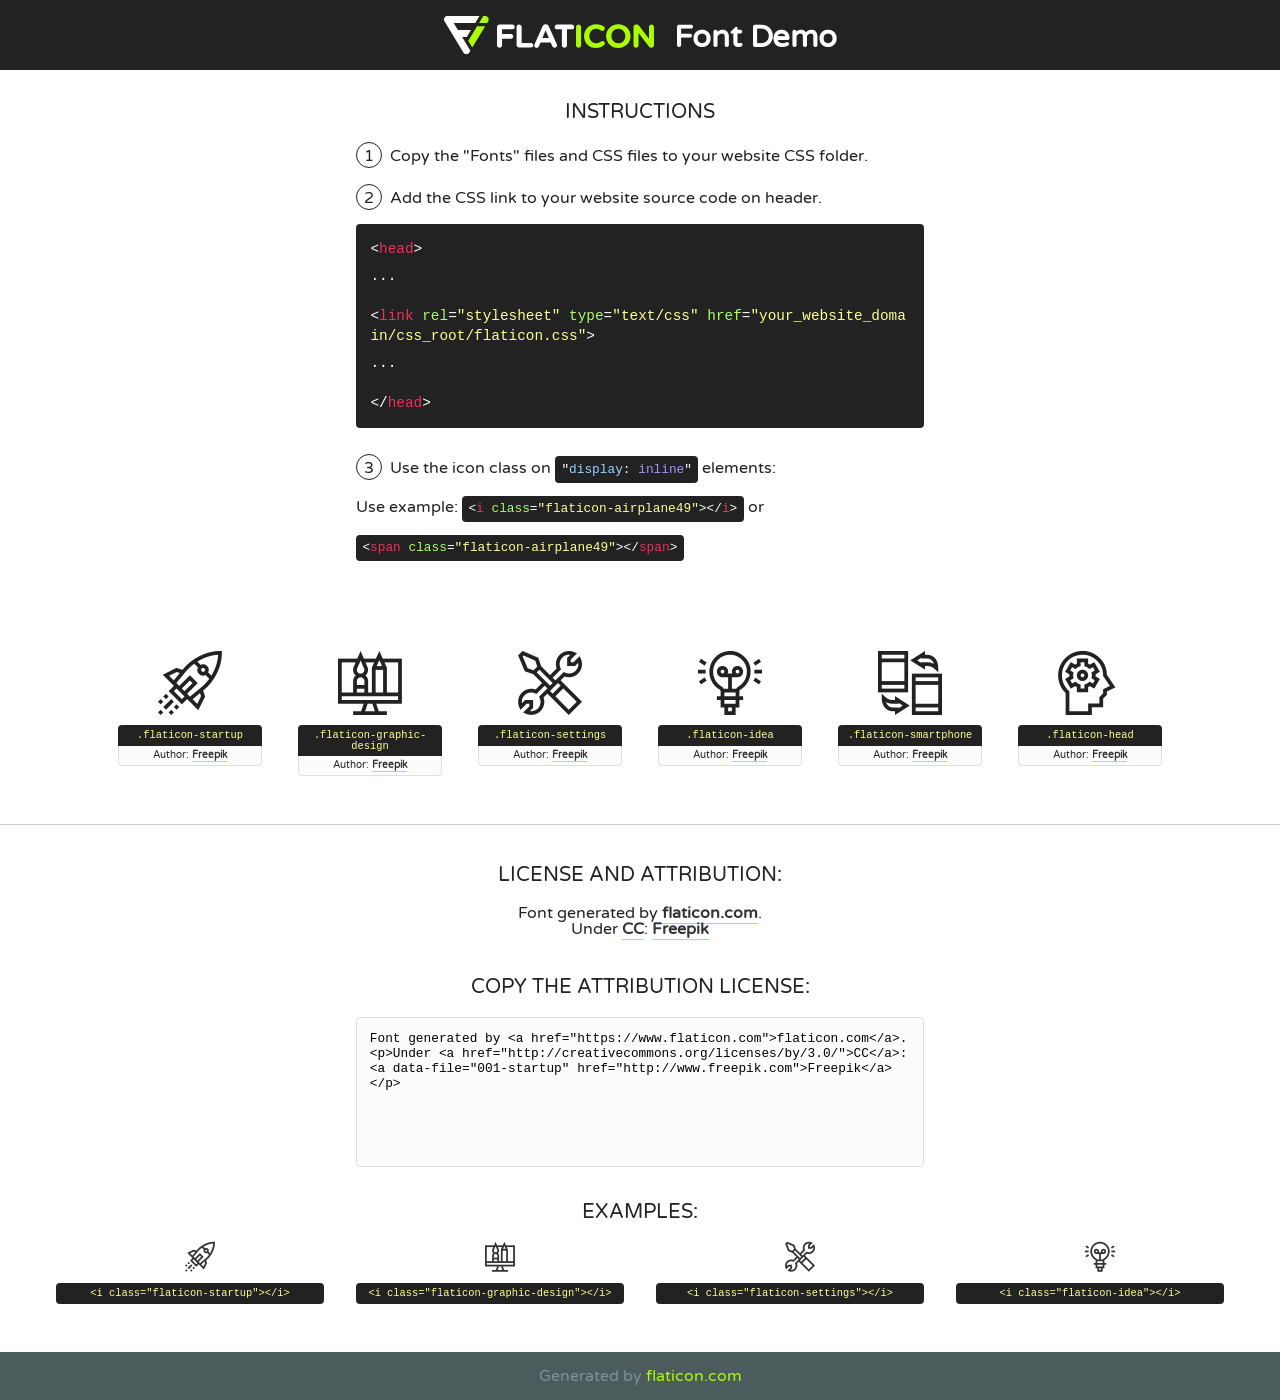
<file: fonts/flaticon/font/flaticon.html>
<!DOCTYPE html>
<!--
  Flaticon icon font: Flaticon
  Creation date: 03/04/2019 06:02
-->
<html>
<!DOCTYPE html>
<html>

<head>
    <title>Flaticon WebFont</title>
    <link href="http://fonts.googleapis.com/css?family=Varela+Round" rel="stylesheet" type="text/css" />
    <link rel="stylesheet" type="text/css" href="flaticon.css">
    <meta charset="UTF-8">
    <style>
    html, body, div, span, applet, object, iframe,
    h1, h2, h3, h4, h5, h6, p, blockquote, pre,
    a, abbr, acronym, address, big, cite, code,
    del, dfn, em, img, ins, kbd, q, s, samp,
    small, strike, strong, sub, sup, tt, var,
    b, u, i, center,
    dl, dt, dd, ol, ul, li,
    fieldset, form, label, legend,
    table, caption, tbody, tfoot, thead, tr, th, td,
    article, aside, canvas, details, embed, 
    figure, figcaption, footer, header, hgroup, 
    menu, nav, output, ruby, section, summary,
    time, mark, audio, video {
        margin: 0;
        padding: 0;
        border: 0;
        font-size: 100%;
        font: inherit;
        vertical-align: baseline;
    }
    /* HTML5 display-role reset for older browsers */
    article, aside, details, figcaption, figure, 
    footer, header, hgroup, menu, nav, section {
        display: block;
    }
    body {
        line-height: 1;
    }
    ol, ul {
        list-style: none;
    }
    blockquote, q {
        quotes: none;
    }
    blockquote:before, blockquote:after,
    q:before, q:after {
        content: '';
        content: none;
    }
    table {
        border-collapse: collapse;
        border-spacing: 0;
    }
    body {
        font-family: 'Varela Round', Helvetica, Arial, sans-serif;
        font-size: 16px;
        color: #222;
    }
    a {
        color: #333;
        border-bottom: 1px solid #a9fd00;
        font-weight: bold;
        text-decoration: none;
    }
    * {
        -moz-box-sizing: border-box;
        -webkit-box-sizing: border-box;
        box-sizing: border-box;
        margin: 0;
        padding: 0;
    }
    [class^="flaticon-"]:before, [class*=" flaticon-"]:before, [class^="flaticon-"]:after, [class*=" flaticon-"]:after {
        font-family: Flaticon;
        font-size: 30px;
        font-style: normal;
        margin-left: 20px;
        color: #333;
    }
    .wrapper {
        max-width: 600px;
        margin: auto;
        padding: 0 1em;
    }
    .title {
        font-size: 1.25em;
        text-align: center;
        margin-bottom: 1em;
        text-transform: uppercase;
    }
    header {
        text-align: center;
        background-color: #222;
        color: #fff;
        padding: 1em;
    }
    header .logo {
        width: 210px;
        height: 38px;
        display: inline-block;
        vertical-align: middle;
        margin-right: 1em;
        border: none;
    }
    header strong {
        font-size: 1.95em;
        font-weight: bold;
        vertical-align: middle;
        margin-top: 5px;
        display: inline-block;
    }
    .demo {
        margin: 2em auto;
        line-height: 1.25em;
    }
    .demo ul li {
        margin-bottom: 1em;
    }
    .demo ul li .num {
        color: #222;
        border-radius: 20px;
        display: inline-block;
        width: 26px;
        padding: 3px;
        height: 26px;
        text-align: center;
        margin-right: 0.5em;
        border: 1px solid #222;
    }
    .demo ul li code {
        background-color: #222;
        border-radius: 4px;
        padding: 0.25em 0.5em;
        display: inline-block;
        color: #fff;
        font-family: Consolas,Monaco,Lucida Console,Liberation Mono,DejaVu Sans Mono,Bitstream Vera Sans Mono,Courier New, monospace;
        font-weight: lighter;
        margin-top: 1em;
        font-size: 0.8em;
        word-break: break-all;
    }
    .demo ul li code.big {
        padding: 1em;
        font-size: 0.9em;
    }
    .demo ul li code .red {
        color: #EF3159;
    }
    .demo ul li code .green {
        color: #ACFF65;
    }
    .demo ul li code .yellow {
        color: #FFFF99;
    }
    .demo ul li code .blue {
        color: #99D3FF;
    }
    .demo ul li code .purple {
        color: #A295FF;
    }
    .demo ul li code .dots {
        margin-top: 0.5em;
        display: block;
    }
    #glyphs {
        border-bottom: 1px solid #ccc;
        padding: 2em 0;
        text-align: center;
    }
    .glyph {
        display: inline-block;
        width: 9em;
        margin: 1em;
        text-align: center;
        vertical-align: top;
        background: #FFF;
    }
    .glyph .glyph-icon {
        padding: 10px;
        display: block;
        font-family:"Flaticon";
        font-size: 64px;
        line-height: 1;
    }
    .glyph .glyph-icon:before {
        font-size: 64px;
        color: #222;
        margin-left: 0;
    }
    .class-name {
        font-size: 0.65em;
        background-color: #222;
        color: #fff;
        border-radius: 4px 4px 0 0;
        padding: 0.5em;
        color: #FFFF99;
        font-family: Consolas,Monaco,Lucida Console,Liberation Mono,DejaVu Sans Mono,Bitstream Vera Sans Mono,Courier New, monospace;
    }
    .author-name {
        font-size: 0.6em;
        background-color: #fcfcfd;
        border: 1px solid #DEDEE4;
        border-top: 0;
        border-radius: 0 0 4px 4px;
        padding: 0.5em;
    }
    .class-name:last-child {
        font-size: 10px;
        color:#888;
    }
    .class-name:last-child a {
        font-size: 10px;
        color:#555;
    }
    .class-name:last-child a:hover {
        color:#a9fd00;
    }
    .glyph > input {
        display: block;
        width: 100px;
        margin: 5px auto;
        text-align: center;
        font-size: 12px;
        cursor: text;
    }
    .glyph > input.icon-input {
        font-family:"Flaticon";
        font-size: 16px;
        margin-bottom: 10px;
    }
    .attribution .title {
        margin-top: 2em;
    }
    .attribution textarea {
        background-color: #fcfcfd;
        padding: 1em;
        border: none;
        box-shadow: none;
        border: 1px solid #DEDEE4;
        border-radius: 4px;
        resize: none;
        width: 100%;
        height: 150px;
        font-size: 0.8em;
        font-family: Consolas,Monaco,Lucida Console,Liberation Mono,DejaVu Sans Mono,Bitstream Vera Sans Mono,Courier New, monospace;
        -webkit-appearance: none;
    }
    .iconsuse {
        margin: 2em auto;
        text-align: center;
        max-width: 1200px;
    }
    .iconsuse:after {
        content: '';
        display: table;
        clear: both;
    }
    .iconsuse .image {
        float: left;
        width: 25%;
        padding: 0 1em;
    }
    .iconsuse .image p {
        margin-bottom: 1em;
    }
    .iconsuse .image span {
        display: block;
        font-size: 0.65em;
        background-color: #222;
        color: #fff;
        border-radius: 4px;
        padding: 0.5em;
        color: #FFFF99;
        margin-top: 1em;
        font-family: Consolas,Monaco,Lucida Console,Liberation Mono,DejaVu Sans Mono,Bitstream Vera Sans Mono,Courier New, monospace;
    }
    #footer {
        text-align: center;
        background-color: #4C5B5C;
        color: #7c9192;
        padding: 1em;
    }
    #footer a {
        border: none;
        color: #a9fd00;
        font-weight: normal;
    }
    @media (max-width: 960px) {
        .iconsuse .image {
            width: 50%;
        }
    }
    @media (max-width: 560px) {
        .iconsuse .image {
            width: 100%;
        }
    }
    </style>
</head>

<body class="characters-off">

    <header>
        <a href="https://www.flaticon.com" target="_blank" class="logo">
            <svg version="1.1" xmlns="http://www.w3.org/2000/svg" xmlns:xlink="http://www.w3.org/1999/xlink" xmlns:a="http://ns.adobe.com/AdobeSVGViewerExtensions/3.0/" viewBox="0 0 560.875 102.036" enable-background="new 0 0 560.875 102.036" xml:space="preserve">
                <defs>
                </defs>
                <g>
                    <g class="letters">
                        <path fill="#ffffff" d="M141.596,29.675c0-3.777,2.985-6.767,6.764-6.767h34.438c3.426,0,6.15,2.728,6.15,6.15
                        c0,3.43-2.724,6.149-6.15,6.149h-27.674v13.091h23.719c3.429,0,6.151,2.724,6.151,6.15c0,3.43-2.723,6.149-6.151,6.149h-23.719
                        v17.574c0,3.773-2.986,6.761-6.764,6.761c-3.779,0-6.764-2.989-6.764-6.761V29.675z"></path>
                        <path fill="#ffffff" d="M193.844,29.149c0-3.781,2.985-6.767,6.764-6.767c3.776,0,6.763,2.985,6.763,6.767v42.957h25.039
                        c3.426,0,6.149,2.726,6.149,6.153c0,3.425-2.723,6.15-6.149,6.15h-31.802c-3.779,0-6.764-2.986-6.764-6.768V29.149z"></path>
                        <path fill="#ffffff" d="M241.891,75.71l21.438-48.407c1.492-3.341,4.215-5.357,7.906-5.357h0.792
                        c3.686,0,6.323,2.017,7.815,5.357l21.439,48.407c0.436,0.967,0.701,1.845,0.701,2.723c0,3.602-2.809,6.501-6.414,6.501
                        c-3.161,0-5.269-1.845-6.499-4.655l-4.132-9.661h-27.059l-4.301,10.102c-1.144,2.631-3.426,4.214-6.237,4.214
                        c-3.517,0-6.24-2.81-6.24-6.325C241.1,77.64,241.451,76.677,241.891,75.71z M279.932,58.666l-8.521-20.297l-8.526,20.297H279.932
                        z"></path>
                        <path fill="#ffffff" d="M314.864,35.387H301.86c-3.429,0-6.239-2.813-6.239-6.238c0-3.429,2.811-6.24,6.239-6.24h39.533
                        c3.426,0,6.237,2.811,6.237,6.24c0,3.425-2.811,6.238-6.237,6.238h-13.001v42.785c0,3.773-2.99,6.761-6.764,6.761
                        c-3.779,0-6.764-2.989-6.764-6.761V35.387z"></path>
                        <path fill="#A9FD00" d="M352.615,29.149c0-3.781,2.985-6.767,6.767-6.767c3.774,0,6.761,2.985,6.761,6.767v49.024
                        c0,3.773-2.987,6.761-6.761,6.761c-3.781,0-6.767-2.989-6.767-6.761V29.149z"></path>
                        <path fill="#A9FD00" d="M374.132,53.836v-0.179c0-17.481,13.178-31.801,32.065-31.801c9.22,0,15.459,2.458,20.557,6.238
                        c1.402,1.054,2.637,2.985,2.637,5.357c0,3.692-2.985,6.59-6.681,6.59c-1.845,0-3.071-0.702-4.044-1.319
                        c-3.776-2.813-7.729-4.393-12.562-4.393c-10.364,0-17.831,8.611-17.831,19.154v0.173c0,10.542,7.291,19.329,17.831,19.329
                        c5.715,0,9.492-1.756,13.359-4.834c1.049-0.874,2.458-1.491,4.039-1.491c3.429,0,6.325,2.813,6.325,6.236
                        c0,2.106-1.056,3.78-2.282,4.834c-5.539,4.834-12.036,7.733-21.878,7.733C387.572,85.464,374.132,71.493,374.132,53.836z"></path>
                        <path fill="#A9FD00" d="M433.009,53.836v-0.179c0-17.481,13.79-31.801,32.766-31.801c18.981,0,32.592,14.143,32.592,31.628v0.173
                        c0,17.483-13.785,31.807-32.769,31.807C446.625,85.464,433.009,71.32,433.009,53.836z M484.224,53.836v-0.179
                        c0-10.539-7.725-19.326-18.626-19.326c-10.893,0-18.449,8.611-18.449,19.154v0.173c0,10.542,7.73,19.329,18.626,19.329
                        C476.676,72.986,484.224,64.378,484.224,53.836z"></path>
                        <path fill="#A9FD00" d="M506.233,29.321c0-3.774,2.99-6.763,6.767-6.763h1.401c3.252,0,5.183,1.583,7.029,3.953l26.093,34.265
                        V29.059c0-3.692,2.99-6.677,6.681-6.677c3.683,0,6.671,2.985,6.671,6.677v48.934c0,3.78-2.987,6.765-6.764,6.765h-0.436
                        c-3.257,0-5.188-1.581-7.034-3.953l-27.056-35.492v32.944c0,3.687-2.985,6.676-6.678,6.676c-3.683,0-6.673-2.989-6.673-6.676
                        V29.321z"></path>
                    </g>
                    <g class="insignia">
                        <path fill="#ffffff" d="M48.372,56.137h12.517l11.156-18.537H37.186L25.688,18.539h57.825L94.668,0H9.271
                        C5.925,0,2.842,1.801,1.198,4.716c-1.644,2.907-1.593,6.482,0.134,9.343l50.38,83.501c1.678,2.781,4.689,4.476,7.938,4.476
                        c3.246,0,6.257-1.695,7.935-4.476l2.898-4.804L48.372,56.137z"></path>
                        <g class="i">
                            <path fill="#A9FD00" d="M93.575,18.539h0.031v0.004l21.652,0.004l2.705-4.488c1.727-2.861,1.778-6.436,0.133-9.343
                            C116.454,1.801,113.371,0,110.026,0h-5.294L93.575,18.539z"></path>
                            <polygon fill="#A9FD00" points="88.291,27.356 64.725,66.486 75.519,84.404 109.942,27.356"></polygon>
                        </g>
                    </g>
                </g>
            </svg>
        </a>
        <strong>Font Demo</strong>
    </header>


    <section class="demo wrapper">

        <p class="title">Instructions</p>

        <ul>
            <li>
                <span class="num">1</span>Copy the "Fonts" files and CSS files to your website CSS folder.
            </li>
            <li>
                <span class="num">2</span>Add the CSS link to your website source code on header.
                <code class="big">
                    &lt;<span class="red">head</span>&gt;
                    <br/><span class="dots">...</span>
                    <br/>&lt;<span class="red">link</span> <span class="green">rel</span>=<span class="yellow">"stylesheet"</span> <span class="green">type</span>=<span class="yellow">"text/css"</span> <span class="green">href</span>=<span class="yellow">"your_website_domain/css_root/flaticon.css"</span>&gt;
                    <br/><span class="dots">...</span>
                    <br/>&lt;/<span class="red">head</span>&gt;
                </code>
            </li>

            <li>
                <p>
                    <span class="num">3</span>Use the icon class on <code>"<span class="blue">display</span>:<span class="purple"> inline</span>"</code> elements:
                    <br />
                    Use example: <code>&lt;<span class="red">i</span> <span class="green">class</span>=<span class="yellow">&quot;flaticon-airplane49&quot;</span>&gt;&lt;/<span class="red">i</span>&gt;</code> or <code>&lt;<span class="red">span</span> <span class="green">class</span>=<span class="yellow">&quot;flaticon-airplane49&quot;</span>&gt;&lt;/<span class="red">span</span>&gt;</code>
            </li>
        </ul>

    </section>




   <section id="glyphs">          
    
      
        <div class="glyph"><div class="glyph-icon flaticon-startup"></div>
            <div class="class-name">.flaticon-startup</div>
            <div class="author-name">Author: <a data-file="001-startup" href="http://www.freepik.com">Freepik</a> </div> 
        </div>        
        
        <div class="glyph"><div class="glyph-icon flaticon-graphic-design"></div>
            <div class="class-name">.flaticon-graphic-design</div>
            <div class="author-name">Author: <a data-file="002-graphic-design" href="http://www.freepik.com">Freepik</a> </div> 
        </div>        
        
        <div class="glyph"><div class="glyph-icon flaticon-settings"></div>
            <div class="class-name">.flaticon-settings</div>
            <div class="author-name">Author: <a data-file="003-settings" href="http://www.freepik.com">Freepik</a> </div> 
        </div>        
        
        <div class="glyph"><div class="glyph-icon flaticon-idea"></div>
            <div class="class-name">.flaticon-idea</div>
            <div class="author-name">Author: <a data-file="004-idea" href="http://www.freepik.com">Freepik</a> </div> 
        </div>        
        
        <div class="glyph"><div class="glyph-icon flaticon-smartphone"></div>
            <div class="class-name">.flaticon-smartphone</div>
            <div class="author-name">Author: <a data-file="005-smartphone" href="http://www.freepik.com">Freepik</a> </div> 
        </div>        
        
        <div class="glyph"><div class="glyph-icon flaticon-head"></div>
            <div class="class-name">.flaticon-head</div>
            <div class="author-name">Author: <a data-file="006-head" href="http://www.freepik.com">Freepik</a> </div> 
        </div>        
        

    </section>



    <section class="attribution wrapper"   style="text-align:center;">

      <div class="title">License and attribution:</div><div class="attrDiv">Font generated by <a href="https://www.flaticon.com">flaticon.com</a>. <div><p>Under <a href="http://creativecommons.org/licenses/by/3.0/">CC</a>: <a data-file="001-startup" href="http://www.freepik.com">Freepik</a></p>  </div>
      </div>
      <div class="title">Copy the Attribution License:</div>

    <textarea onclick="this.focus();this.select();">Font generated by &lt;a href=&quot;https://www.flaticon.com&quot;&gt;flaticon.com&lt;/a&gt;. <p>Under <a href="http://creativecommons.org/licenses/by/3.0/">CC</a>: <a data-file="001-startup" href="http://www.freepik.com">Freepik</a></p>  
     </textarea>

    </section>

    <section class="iconsuse">

          <div class="title">Examples:</div>            
             
            <div class="image">
                <p>
                    <i class="glyph-icon flaticon-startup"></i> 
                    <span>&lt;i class=&quot;flaticon-startup&quot;&gt;&lt;/i&gt;</span>
                </p>
            </div>
            
            <div class="image">
                <p>
                    <i class="glyph-icon flaticon-graphic-design"></i> 
                    <span>&lt;i class=&quot;flaticon-graphic-design&quot;&gt;&lt;/i&gt;</span>
                </p>
            </div>
            
            <div class="image">
                <p>
                    <i class="glyph-icon flaticon-settings"></i> 
                    <span>&lt;i class=&quot;flaticon-settings&quot;&gt;&lt;/i&gt;</span>
                </p>
            </div>
            
            <div class="image">
                <p>
                    <i class="glyph-icon flaticon-idea"></i> 
                    <span>&lt;i class=&quot;flaticon-idea&quot;&gt;&lt;/i&gt;</span>
                </p>
            </div>
                       
        </div>
                            
    </section>

<div id="footer">
    <div>Generated by <a href="https://www.flaticon.com">flaticon.com</a>
    </div>
</div>



</body>
</html>
</file>
<file: style.css>
*, *::before, *::after { box-sizing: border-box; margin: 0; padding: 0; }

:root {
  --ink: #1a1a1a;
  --muted: #999;
  --border: #e0e0e0;
  --sans: 'Helvetica Neue', Arial, sans-serif;
  --serif: Georgia, serif;
}

body {
  font-family: var(--sans);
  font-size: 15px;
  line-height: 1.7;
  color: var(--ink);
  background: #fff;
  max-width: 780px;
  margin: 0 auto;
  padding: 0 2rem;
}

/* HEADER — same on every page */
header {
  text-align: center;
  padding: 2rem 0 1rem;
}

.site-name {
  font-family: var(--serif);
  font-size: clamp(2.0rem, 6vw, 4rem);
  font-weight: normal;
  letter-spacing: 0.08em;
  text-transform: uppercase;
  text-decoration: none;
  color: var(--ink);
  display: block;
  margin-bottom: 0.2rem;
  white-space: nowrap;
}

.site-tagline {
  font-family: var(--serif);
  font-size: 1rem;
  letter-spacing: 0.08em;
  color: var(--muted);
  font-style: italic;
}

/* NAV */
nav {
  text-align: center;
  padding: 0.75rem 0 2rem;
  border-bottom: 1px solid var(--border);
  margin-bottom: 2.5rem;
}

.nav-links {
  display: inline-flex;
  gap: 2.5rem;
  list-style: none;
}

.nav-links a {
  font-size: 12px;
  font-weight: 700;
  letter-spacing: 0.14em;
  text-transform: uppercase;
  text-decoration: none;
  color: var(--muted);
}

.nav-links a:hover { color: var(--ink); }
.nav-links a.active { color: #7ab8d4; }  /* light blue like neilgong.com */

/* CONTENT */
h1 {
  font-family: var(--serif);
  font-size: 1.4rem;
  font-weight: normal;
  margin-bottom: 1.25rem;
}

h2 {
  font-size: 1rem;
  font-weight: normal;
  font-family: var(--serif);
}

p {
  margin-bottom: 1rem;
  color: var(--ink);
  line-height: 1.75;
}

a { color: var(--ink); }
a:hover { text-decoration: underline; }

/* HOME */
.home-grid {
  display: grid;
  grid-template-columns: 180px 1fr;
  gap: 3rem;
  align-items: start;
}

.home-photo {
  width: 100%;
  display: block;
}

.home-links {
  margin-top: 1.5rem;
  display: flex;
  flex-direction: column;
  gap: 0.4rem;
}

.home-links a {
  font-size: 12px;
  letter-spacing: 0.06em;
  text-transform: uppercase;
  text-decoration: none;
  color: var(--muted);
}

.home-links a:hover { color: var(--ink); }

/* ENTRIES (code / writing / research pages) */
.page-intro {
  color: var(--muted);
  margin-bottom: 2.5rem;
  max-width: 520px;
  font-style: italic;
}

.section-label {
  font-size: 12px;
  font-weight: 800;
  letter-spacing: 0.12em;
  text-transform: uppercase;
  color: var(--muted);
  margin: 2.5rem 0 0;
}

.entry {
  padding: 1.5rem 0;
  border-bottom: 1px solid var(--border);
}

.entry:first-of-type { border-top: 1px solid var(--border); }

.entry-meta {
  font-size: 11px;
  letter-spacing: 0.08em;
  text-transform: uppercase;
  color: var(--muted);
  margin-bottom: 0.3rem;
}

.entry h2 a {
  text-decoration: none;
  color: var(--ink);
}

.entry h2 a:hover { text-decoration: underline; }

.entry p {
  margin-top: 0.4rem;
  color: #666;
  font-size: 14px;
}

/* FOOTER */
footer {
  margin-top: 5rem;
  padding: 2rem 0;
  font-size: 11px;
  letter-spacing: 0.06em;
  color: var(--muted);
  text-align: center;
}

@media (max-width: 520px) {
  .home-grid { grid-template-columns: 1fr; }
  .home-photo { max-width: 150px; }
  .nav-links { gap: 1.5rem; flex-wrap: wrap; justify-content: center; }
}
</file>
<file: fonts/flaticon/font/flaticon.css>
/*
  	Flaticon icon font: Flaticon
  	Creation date: 03/04/2019 06:02
  	*/

@font-face {
  font-family: "Flaticon";
  src: url("./Flaticon.eot");
  src: url("./Flaticon.eot?#iefix") format("embedded-opentype"),
       url("./Flaticon.woff2") format("woff2"),
       url("./Flaticon.woff") format("woff"),
       url("./Flaticon.ttf") format("truetype"),
       url("./Flaticon.svg#Flaticon") format("svg");
  font-weight: normal;
  font-style: normal;
}

@media screen and (-webkit-min-device-pixel-ratio:0) {
  @font-face {
    font-family: "Flaticon";
    src: url("./Flaticon.svg#Flaticon") format("svg");
  }
}

[class^="flaticon-"]:before, [class*=" flaticon-"]:before,
[class^="flaticon-"]:after, [class*=" flaticon-"]:after {   
  font-family: Flaticon;
        font-style: normal;
  font-weight: normal;
  font-variant: normal;
  text-transform: none;
  line-height: 1;

  /* Better Font Rendering =========== */
  -webkit-font-smoothing: antialiased;
  -moz-osx-font-smoothing: grayscale;
}

.flaticon-startup:before { content: "\f100"; }
.flaticon-graphic-design:before { content: "\f101"; }
.flaticon-settings:before { content: "\f102"; }
.flaticon-idea:before { content: "\f103"; }
.flaticon-smartphone:before { content: "\f104"; }
.flaticon-head:before { content: "\f105"; }
</file>
